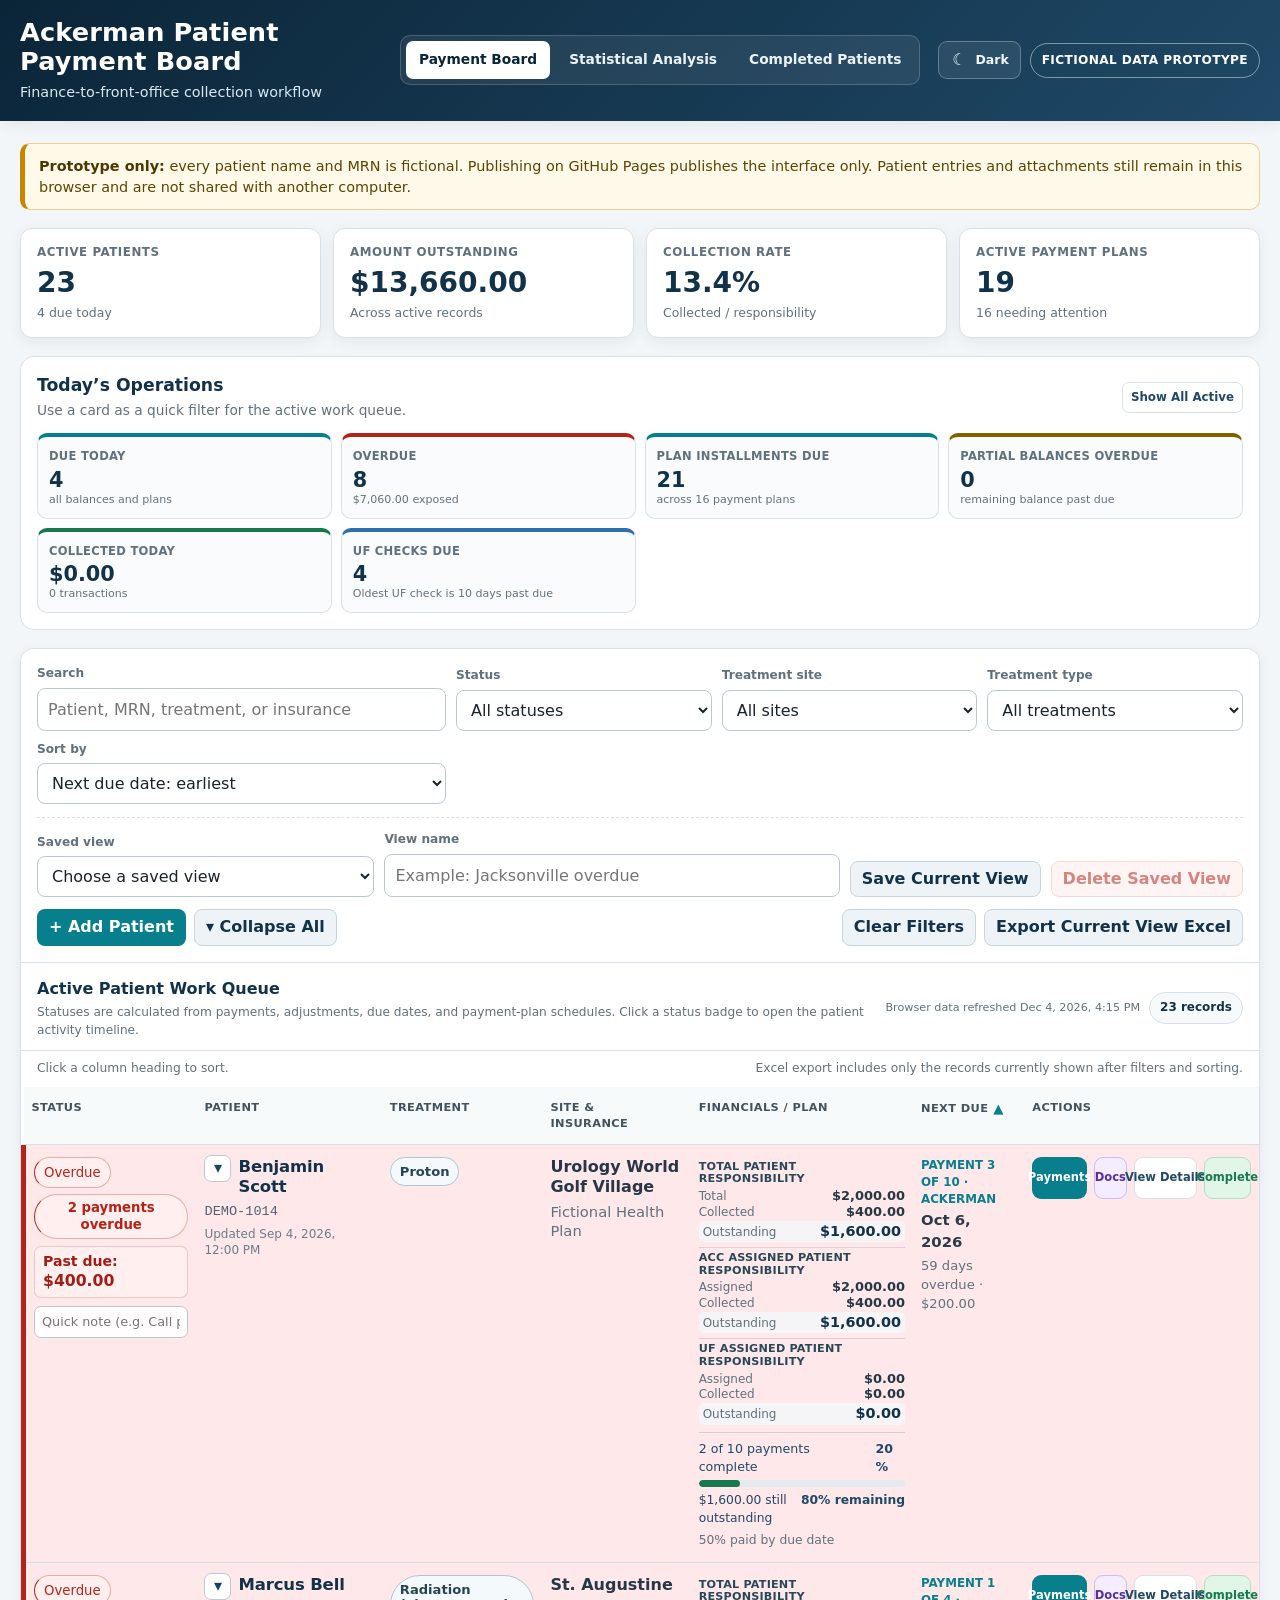
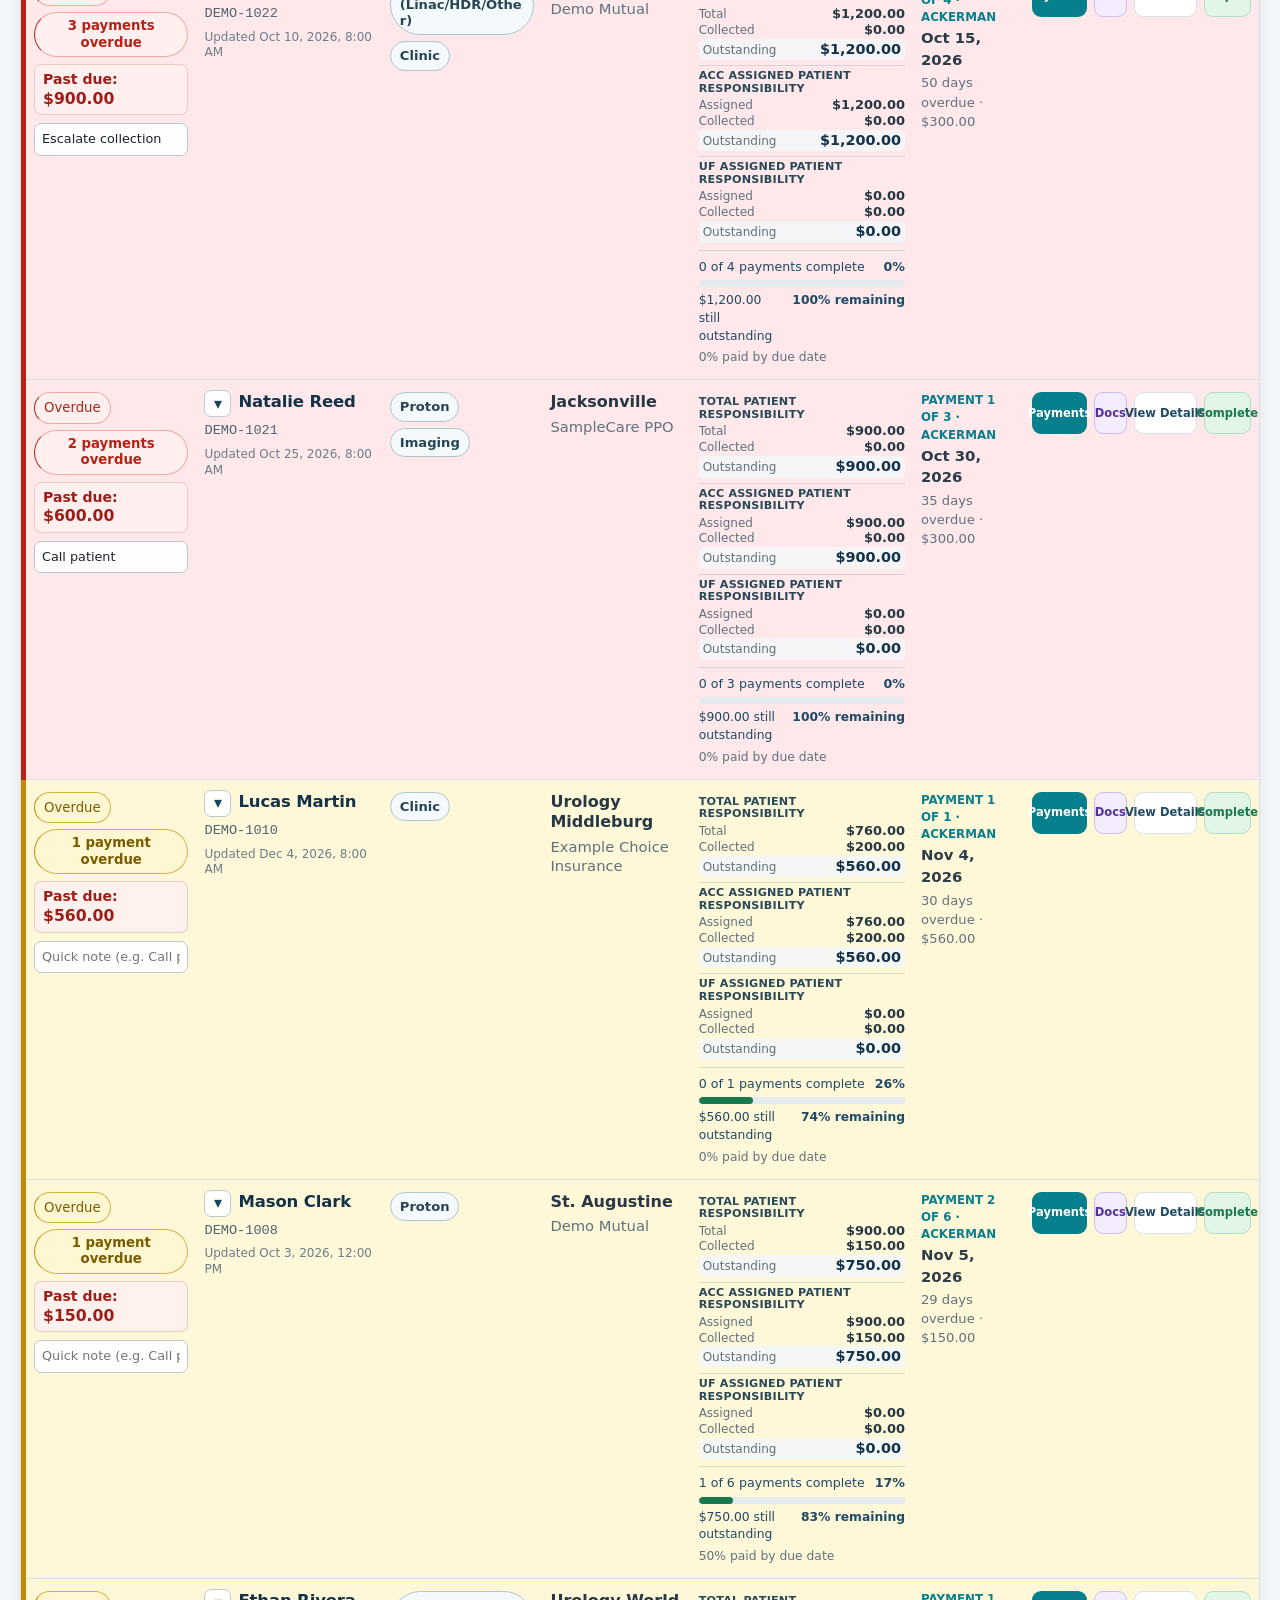
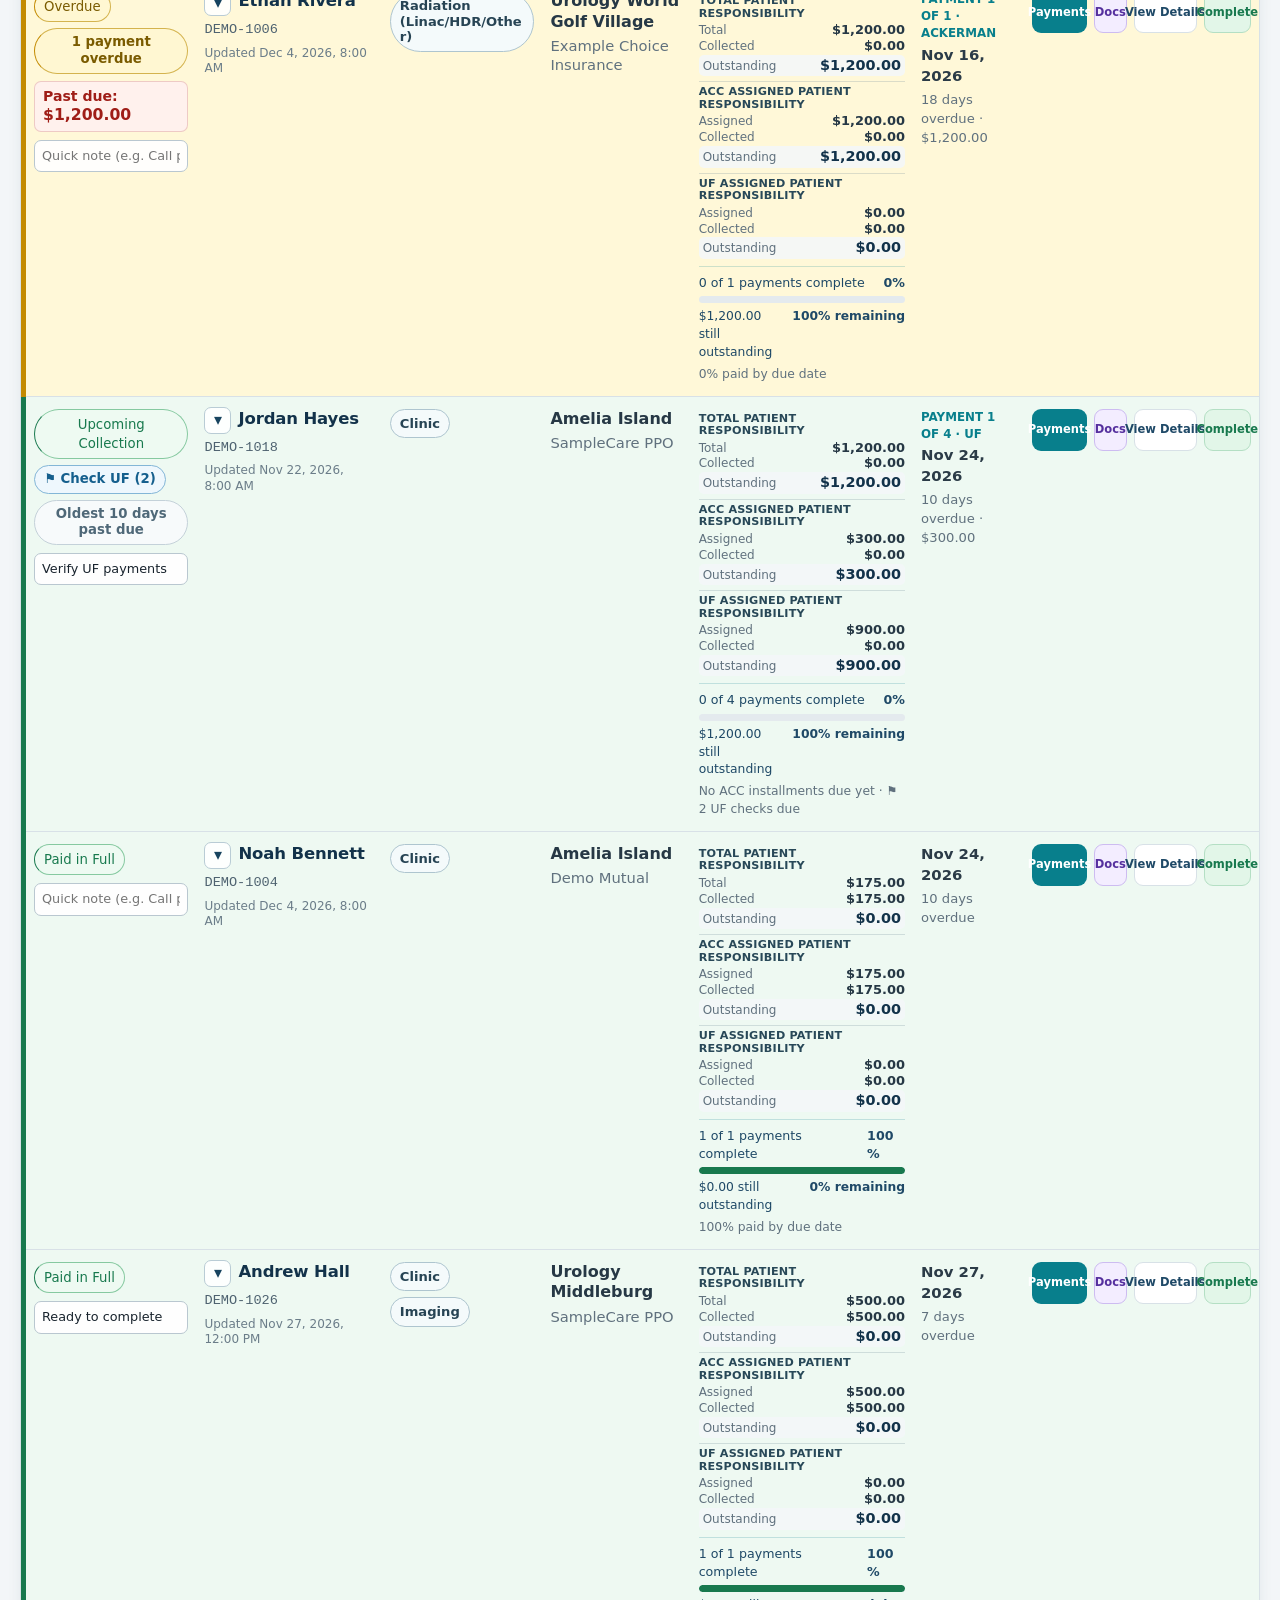
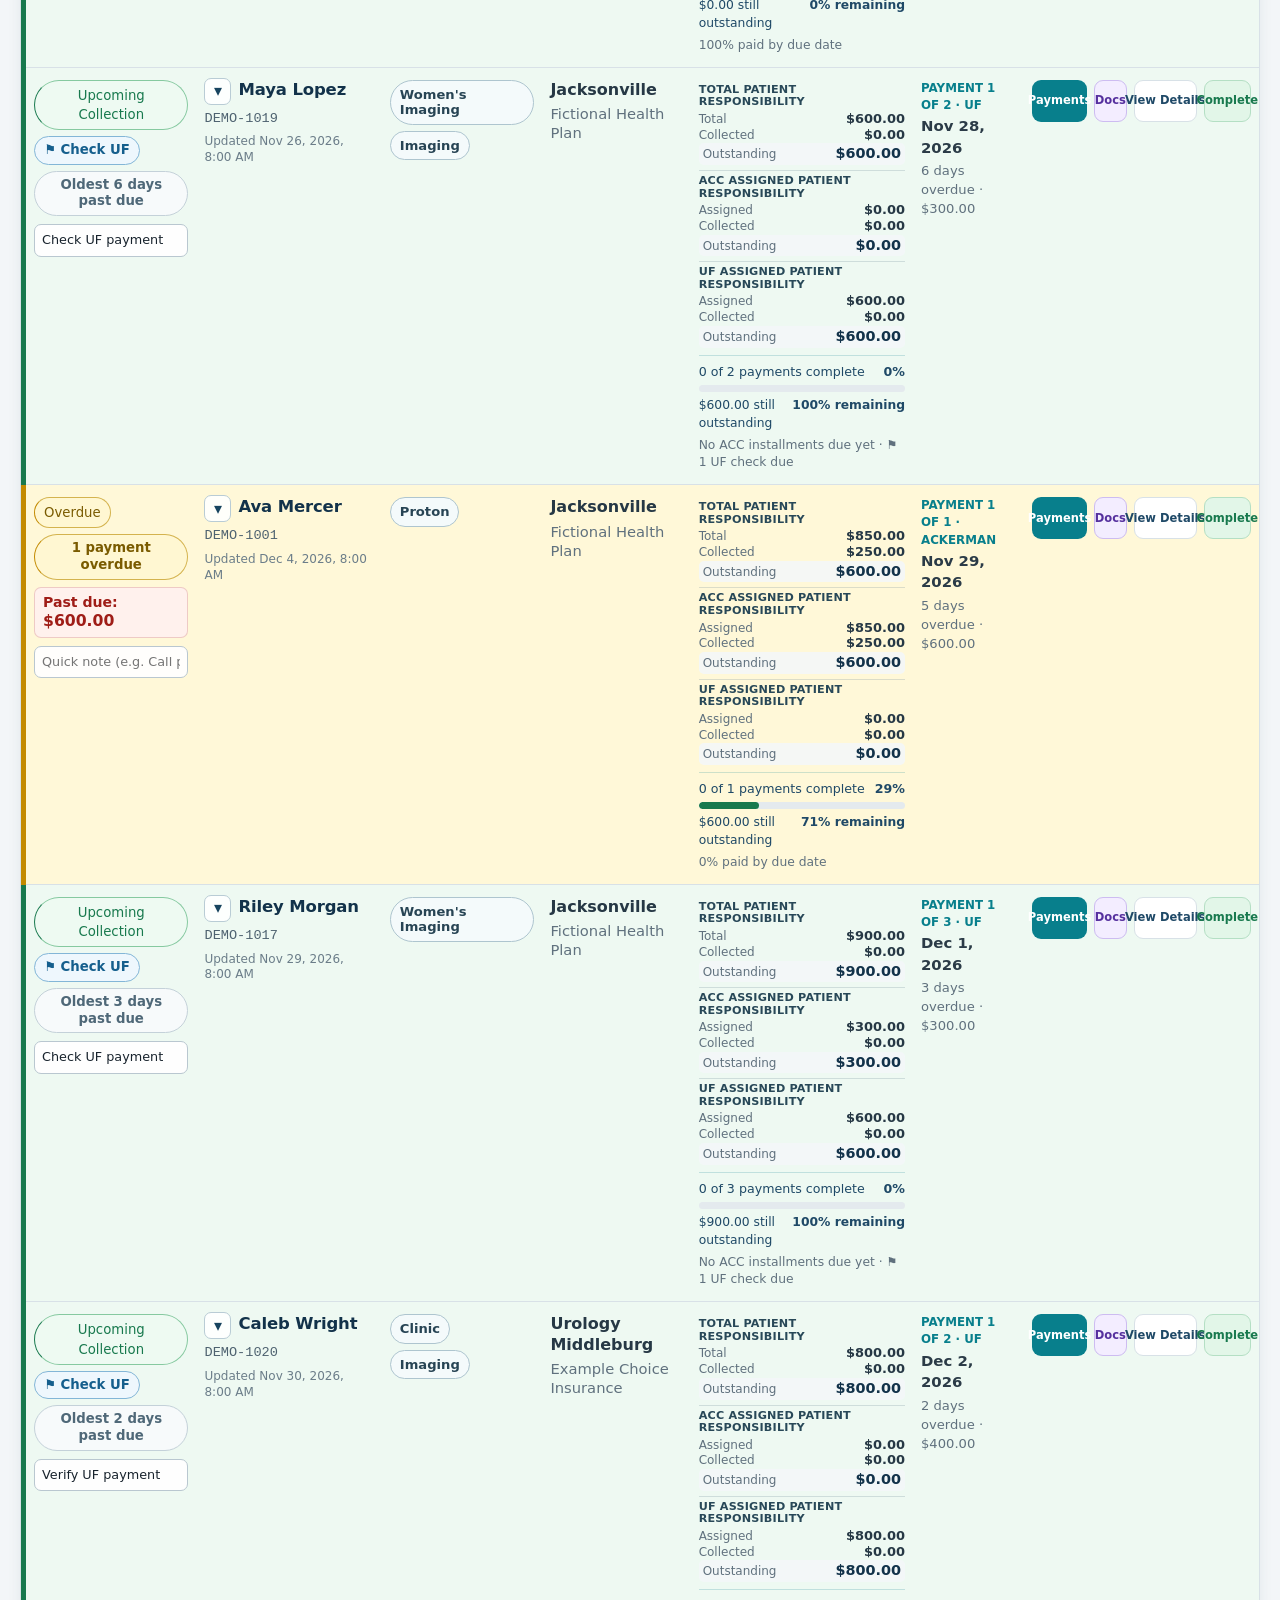
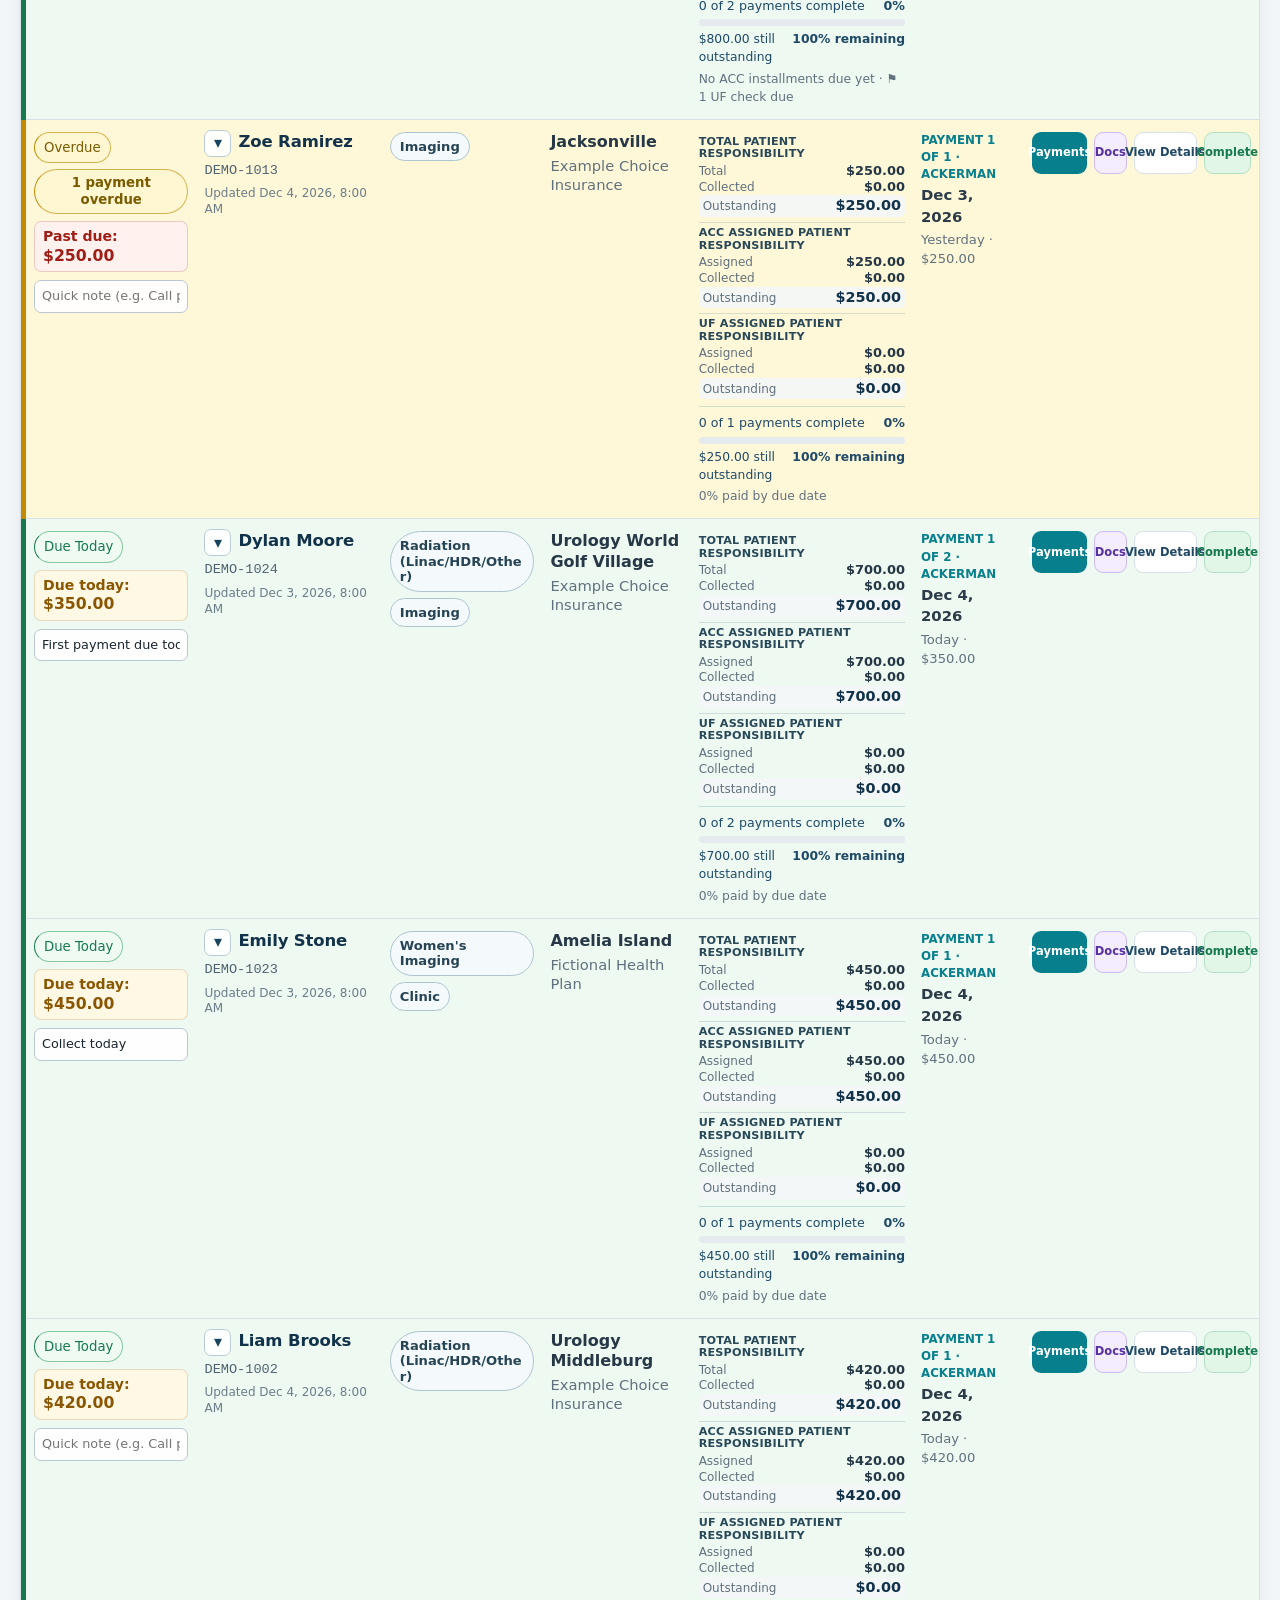
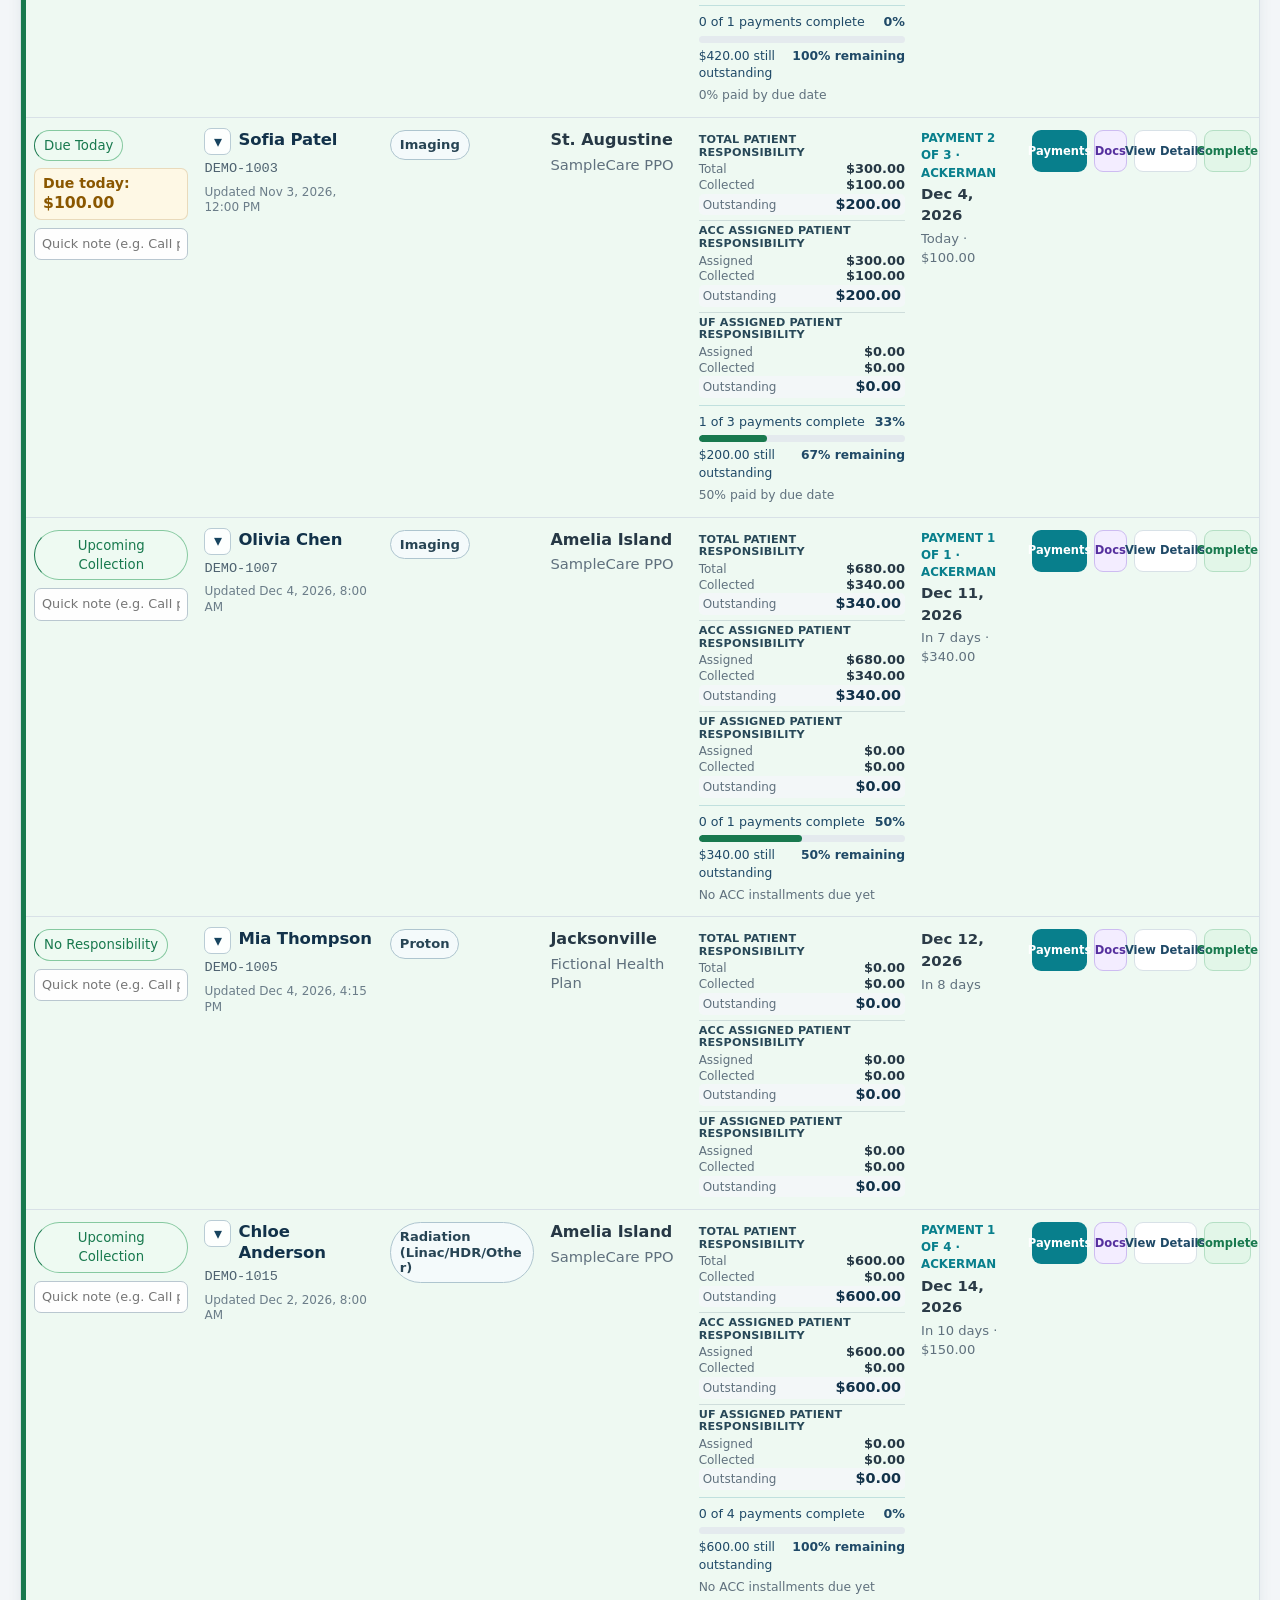
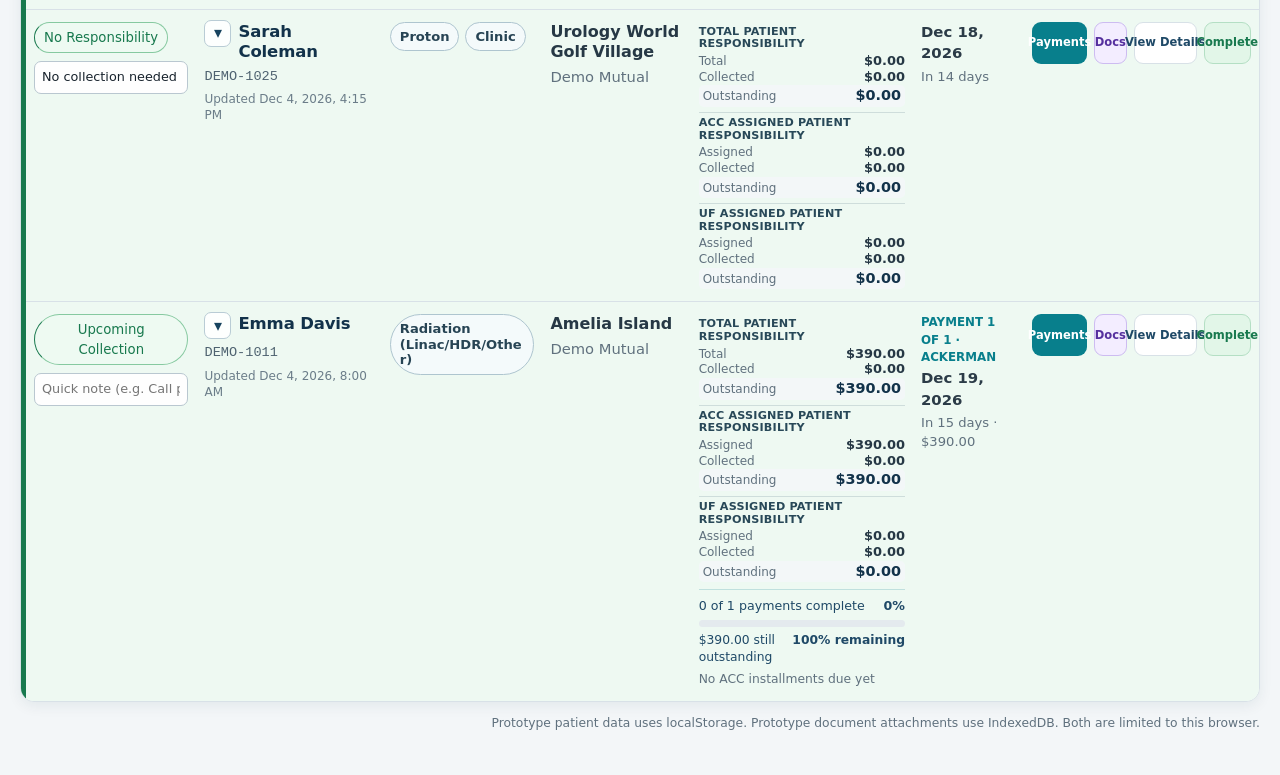
<file: index.html>
<!DOCTYPE html>
<html lang="en">
<head>
  <meta charset="UTF-8">
  <meta name="viewport" content="width=device-width, initial-scale=1.0">
  <meta name="description" content="Fictional Ackerman patient payment workflow prototype.">
  <link rel="icon" href="data:,">
  <script>
    (() => {
      try {
        const savedTheme = localStorage.getItem("ackermanColorTheme");
        if (savedTheme === "dark") {
          document.documentElement.dataset.theme = "dark";
          document.documentElement.style.colorScheme = "dark";
        }
      } catch (_) {}
    })();
  </script>
  <title>Ackerman Patient Payment Board - Prototype</title>
  <link rel="stylesheet" href="styles.css?v=2.1.7">
  <script src="theme.js?v=2.1.7" defer></script>
  <script src="data.js?v=2.1.7" defer></script>
  <script src="documents.js?v=2.1.7" defer></script>
  <script src="excel-export.js?v=2.1.7" defer></script>
  <script src="board.js?v=2.1.7" defer></script>
</head>
<body class="payment-board-page">
  <header class="app-header">
    <div class="header-inner">
      <div class="brand">
        <h1>Ackerman Patient Payment Board</h1>
        <p>Finance-to-front-office collection workflow</p>
      </div>
      <nav class="app-nav" aria-label="Application pages">
        <a class="active" href="index.html" aria-current="page">Payment Board</a>
        <a href="analytics.html">Statistical Analysis</a>
        <a href="completed.html">Completed Patients</a>
      </nav>
      <div class="header-tools">
        <button class="theme-toggle" type="button" data-theme-toggle aria-pressed="false" aria-label="Switch to dark mode" title="Switch to dark mode">
          <span class="theme-toggle-icon" data-theme-icon aria-hidden="true">☾</span>
          <span data-theme-label>Dark</span>
        </button>
        <div class="demo-chip">FICTIONAL DATA PROTOTYPE</div>
      </div>
    </div>
  </header>

  <main class="page-shell">
    <div class="notice">
      <strong>Prototype only:</strong> every patient name and MRN is fictional. Publishing on GitHub Pages publishes the interface only. Patient entries and attachments still remain in this browser and are not shared with another computer.
    </div>

    <section class="summary-grid summary-grid-four" aria-label="Payment summary">
      <article class="summary-card">
        <div class="summary-label">Active Patients</div>
        <div class="summary-value" id="activeCount">0</div>
        <div class="summary-subtext" id="activeSubtext">Open collection records</div>
      </article>
      <article class="summary-card">
        <div class="summary-label">Amount Outstanding</div>
        <div class="summary-value" id="outstandingAmount">$0</div>
        <div class="summary-subtext">Across active records</div>
      </article>
      <article class="summary-card">
        <div class="summary-label">Collection Rate</div>
        <div class="summary-value" id="collectionRate">0%</div>
        <div class="summary-subtext">Collected / responsibility</div>
      </article>
      <article class="summary-card">
        <div class="summary-label">Active Payment Plans</div>
        <div class="summary-value" id="planCount">0</div>
        <div class="summary-subtext" id="planAttention">0 needing attention</div>
      </article>
    </section>

    <section class="operations-panel" aria-labelledby="operationsHeading">
      <div class="operations-heading">
        <div>
          <h2 id="operationsHeading">Today’s Operations</h2>
          <p>Use a card as a quick filter for the active work queue.</p>
        </div>
        <button class="btn btn-ghost btn-small" id="clearQuickFilterButton" type="button">Show All Active</button>
      </div>
      <div class="operations-grid">
        <button class="operation-card" type="button" data-quick-filter="Due Today">
          <span class="operation-label">Due Today</span><strong id="opsDueToday">0</strong><small>all balances and plans</small>
        </button>
        <button class="operation-card danger" type="button" data-quick-filter="Overdue">
          <span class="operation-label">Overdue</span><strong id="opsOverdue">0</strong><small id="opsOverdueAmount">$0 exposed</small>
        </button>
        <button class="operation-card" type="button" data-quick-filter="Plan Attention">
          <span class="operation-label">Plan Installments Due</span><strong id="opsPlanAttention">0</strong><small id="opsPlanAttentionContext">across 0 payment plans</small>
        </button>
        <button class="operation-card gold" type="button" data-quick-filter="Partial Overdue">
          <span class="operation-label">Partial Balances Overdue</span><strong id="opsPartialOverdue">0</strong><small>remaining balance past due</small>
        </button>
        <button class="operation-card green" type="button" data-quick-filter="Collected Today">
          <span class="operation-label">Collected Today</span><strong id="opsCollectedToday">$0</strong><small id="opsTransactionCount">0 transactions</small>
        </button>
        <button class="operation-card blue" type="button" data-quick-filter="UF Check">
          <span class="operation-label">UF Checks Due</span><strong id="opsUfChecks">0</strong><small id="opsUfChecksContext">UF-responsible payments whose due date has passed</small>
        </button>
      </div>
    </section>

    <section class="workspace" aria-labelledby="workQueueHeading">
      <div class="toolbar">
        <div class="toolbar-grid">
          <div class="field">
            <label for="searchInput">Search</label>
            <input id="searchInput" type="search" autocomplete="off" placeholder="Patient, MRN, treatment, or insurance">
          </div>
          <div class="field">
            <label for="statusFilter">Status</label>
            <select id="statusFilter">
              <option value="all">All statuses</option>
              <option value="Overdue">Overdue</option>
              <option value="Due Today">Due Today</option>
              <option value="Overdue or Due Today">Overdue and Due Today</option>
              <option value="UF Check Due">UF Checks Due</option>
              <option value="Payment Plans">Payment Plans</option>
              <option value="Upcoming Collection">Upcoming Collections</option>
              <option value="Paid in Full">Paid in Full</option>
              <option value="No Responsibility">No Responsibility</option>
            </select>
          </div>
          <div class="field">
            <label for="locationFilter">Treatment site</label>
            <select id="locationFilter"><option value="all">All sites</option></select>
          </div>
          <div class="field">
            <label for="treatmentFilter">Treatment type</label>
            <select id="treatmentFilter"><option value="all">All treatments</option></select>
          </div>
          <div class="field">
            <label for="sortSelect">Sort by</label>
            <select id="sortSelect">
              <option value="actionDate:asc">Next due date: earliest</option>
              <option value="actionDate:desc">Next due date: latest</option>
              <option value="name:asc">Patient name: A-Z</option>
              <option value="name:desc">Patient name: Z-A</option>
              <option value="mrn:asc">MRN: A-Z</option>
              <option value="mrn:desc">MRN: Z-A</option>
              <option value="status:asc">Status: urgent first</option>
              <option value="status:desc">Status: reverse priority</option>
              <option value="ufCheckAge:desc">UF check: oldest first</option>
              <option value="ufCheckAge:asc">UF check: newest first</option>
              <option value="location:asc">Treatment site: A-Z</option>
              <option value="location:desc">Treatment site: Z-A</option>
              <option value="treatment:asc">Treatment type: A-Z</option>
              <option value="treatment:desc">Treatment type: Z-A</option>
              <option value="planProgress:asc">Plan progress: lowest</option>
              <option value="planProgress:desc">Plan progress: highest</option>
              <option value="responsibility:desc">Responsibility: highest</option>
              <option value="responsibility:asc">Responsibility: lowest</option>
              <option value="collected:desc">Collected: highest</option>
              <option value="collected:asc">Collected: lowest</option>
              <option value="owed:desc">Amount owed: highest</option>
              <option value="owed:asc">Amount owed: lowest</option>
            </select>
          </div>
        </div>

        <div class="saved-view-bar" aria-label="Saved views">
          <div class="field saved-view-select-field">
            <label for="savedViewSelect">Saved view</label>
            <select id="savedViewSelect"><option value="">Choose a saved view</option></select>
          </div>
          <div class="field saved-view-name-field">
            <label for="savedViewName">View name</label>
            <input id="savedViewName" maxlength="60" placeholder="Example: Jacksonville overdue">
          </div>
          <button class="btn btn-secondary" id="saveViewButton" type="button">Save Current View</button>
          <button class="btn btn-danger" id="deleteViewButton" type="button" disabled>Delete Saved View</button>
        </div>

        <div class="toolbar-actions">
          <div class="toolbar-actions-left">
            <button class="btn btn-primary" id="addPatientButton" type="button">+ Add Patient</button>
            <button class="btn btn-secondary" id="toggleAllRowsButton" type="button" aria-expanded="true" title="Collapse all visible patient rows">▾ Collapse All</button>
          </div>
          <div class="toolbar-actions-right">
            <button class="btn btn-secondary" id="clearFiltersButton" type="button">Clear Filters</button>
            <button class="btn btn-secondary" id="exportButton" type="button">Export Current View Excel</button>
          </div>
        </div>
      </div>

      <div class="section-title-row">
        <div>
          <h2 id="workQueueHeading">Active Patient Work Queue</h2>
          <p>Statuses are calculated from payments, adjustments, due dates, and payment-plan schedules. Click a status badge to open the patient activity timeline.</p>
        </div>
        <div class="section-title-meta">
          <span class="data-refreshed" id="boardRefreshedAt">Browser data refreshed -</span>
          <div class="record-count-badge" id="resultCount" aria-live="polite">0 records</div>
        </div>
      </div>

      <div class="table-meta">
        <span>Click a column heading to sort.</span>
        <span>Excel export includes only the records currently shown after filters and sorting.</span>
      </div>

      <div class="table-wrap">
        <table class="payment-table" aria-describedby="workQueueDescription">
          <caption class="sr-only">Active patient payment work queue</caption>
          <colgroup>
            <col style="width: 14%">
            <col style="width: 15%">
            <col style="width: 13%">
            <col style="width: 12%">
            <col style="width: 18%">
            <col style="width: 9%">
            <col style="width: 19%">
          </colgroup>
          <thead>
            <tr>
              <th scope="col"><button class="sort-button" type="button" data-sort-key="status">Status <span class="sort-indicator" aria-hidden="true"></span></button></th>
              <th scope="col"><button class="sort-button" type="button" data-sort-key="name">Patient <span class="sort-indicator" aria-hidden="true"></span></button></th>
              <th scope="col"><button class="sort-button" type="button" data-sort-key="treatment">Treatment <span class="sort-indicator" aria-hidden="true"></span></button></th>
              <th scope="col"><button class="sort-button" type="button" data-sort-key="location">Site &amp; Insurance <span class="sort-indicator" aria-hidden="true"></span></button></th>
              <th scope="col"><button class="sort-button" type="button" data-sort-key="owed">Financials / Plan <span class="sort-indicator" aria-hidden="true"></span></button></th>
              <th scope="col"><button class="sort-button" type="button" data-sort-key="actionDate">Next Due <span class="sort-indicator" aria-hidden="true"></span></button></th>
              <th scope="col">Actions</th>
            </tr>
          </thead>
          <tbody id="patientTableBody"></tbody>
        </table>
        <div class="empty-state" id="emptyState" hidden>
          <strong>No matching active records</strong>
          Change the filters or add a fictional patient.
        </div>
      </div>
      <p class="sr-only" id="workQueueDescription">The table combines related fields so the page fits without horizontal scrolling.</p>
    </section>

    <div class="footer-note">Prototype patient data uses localStorage. Prototype document attachments use IndexedDB. Both are limited to this browser.</div>
  </main>

  <dialog id="patientDialog" class="wide-dialog">
    <form id="patientForm" method="dialog">
      <div class="modal-header">
        <div>
          <h2 id="patientDialogTitle">Add Patient</h2>
          <p>Enter fictional prototype information only.</p>
        </div>
      </div>
      <div class="modal-body">
        <input type="hidden" id="patientId">
        <input type="hidden" id="planOpeningCollected" value="0">
        <div class="form-grid">
          <div class="field">
            <label for="patientName">Patient name</label>
            <input id="patientName" required maxlength="100" placeholder="Fictional name only">
          </div>
          <div class="field">
            <label for="patientMrn">MRN</label>
            <input id="patientMrn" required maxlength="30" placeholder="DEMO-1017">
          </div>
          <div class="field">
            <label for="patientLocation">Treatment site</label>
            <select id="patientLocation" required>
              <option>Jacksonville</option>
              <option>Amelia Island</option>
              <option>St. Augustine</option>
              <option>Urology World Golf Village</option>
              <option>Urology Middleburg</option>
            </select>
          </div>
          <div class="field full">
            <label>Treatment flags</label>
            <div class="treatment-flag-picker" id="patientTreatmentFlags" role="group" aria-label="Treatment flags">
              <label><input type="checkbox" name="patientTreatmentFlag" value="Proton"> <span>Proton</span></label>
              <label><input type="checkbox" name="patientTreatmentFlag" value="Radiation (Linac/HDR/Other)"> <span>Radiation (Linac/HDR/Other)</span></label>
              <label><input type="checkbox" name="patientTreatmentFlag" value="Imaging"> <span>Imaging</span></label>
              <label><input type="checkbox" name="patientTreatmentFlag" value="Clinic"> <span>Clinic</span></label>
              <label><input type="checkbox" name="patientTreatmentFlag" value="Women's Imaging"> <span>Women's Imaging</span></label>
            </div>
            <span class="field-hint">Select every treatment category that applies. Most patients may have more than one.</span>
          </div>
          <div class="field">
            <label for="patientInsurance">Insurance</label>
            <input id="patientInsurance" required maxlength="100" placeholder="Example Insurance">
          </div>
          <div class="field">
            <label for="patientResponsibility">Patient responsibility</label>
            <input id="patientResponsibility" type="number" min="0" step="0.01" required>
          </div>
          <input id="patientCollected" type="hidden" value="0">
          <div class="field">
            <label for="patientDate">Collection date</label>
            <input id="patientDate" type="date" required>
            <span class="field-hint" id="collectionDateHint">For payment plans, this follows the first scheduled payment.</span>
          </div>
          <div class="field">
            <label for="patientArrangement">Account arrangement</label>
            <select id="patientArrangement" required>
              <option value="Payment Plan">Payment Plan</option>
              <option value="No Responsibility">No Payment Responsibility</option>
            </select>
            <span class="field-hint">Every account is either a Payment Plan or No Payment Responsibility. A one-payment account is still a Payment Plan.</span>
          </div>
          <div class="field">
            <label for="patientStatusNote">Status / action note</label>
            <input id="patientStatusNote" maxlength="120" placeholder="Example: Call patient">
            <span class="field-hint">This appears directly under the patient's status and can also be edited from the board.</span>
          </div>
          <div class="field" id="noResponsibilityReasonField" hidden>
            <label for="noResponsibilityReason">No-responsibility reason</label>
            <input id="noResponsibilityReason" maxlength="200" placeholder="Required reason">
          </div>

          <section class="payment-plan-editor full" id="paymentPlanSection" hidden aria-labelledby="paymentPlanHeading">
            <div class="plan-editor-header">
              <div>
                <h3 id="paymentPlanHeading">Payment Plan Schedule</h3>
                <p>Generate a starting schedule with 1–24 payments, then manually edit any due date, amount, or responsibility assignment. A one-payment plan is still a payment plan.</p>
              </div>
              <span class="status-pill health-green">Payment Plan</span>
            </div>

            <div class="plan-config-grid extended">
              <div class="field">
                <label for="planInstallmentCount">Number of payments</label>
                <input id="planInstallmentCount" type="number" min="1" max="24" step="1" value="1">
              </div>
              <div class="field">
                <label for="planFirstDueDate">First due date</label>
                <input id="planFirstDueDate" type="date">
              </div>
              <div class="field">
                <label for="planFrequency">Generate dates</label>
                <select id="planFrequency">
                  <option value="monthly">Monthly</option>
                  <option value="biweekly">Every 2 weeks</option>
                  <option value="weekly">Weekly</option>
                  <option value="quarterly">Every 3 months</option>
                </select>
              </div>
              <div class="plan-config-actions build-schedule-action">
                <button class="btn btn-primary btn-build-schedule" id="buildPlanButton" type="button">Build / Generate Payment Schedule</button>
              </div>
            </div>

            <div class="plan-target-note" id="planTargetNote">Schedule target: $0.00</div>
            <div class="plan-schedule-wrap">
              <table class="plan-schedule-table">
                <thead><tr><th>Payment</th><th>Due date</th><th>Amount</th><th>Progress</th><th>Responsibility</th></tr></thead>
                <tbody id="planScheduleBody"></tbody>
              </table>
              <div class="plan-schedule-empty" id="planScheduleEmpty">Build the schedule to add installment due dates.</div>
            </div>
            <div class="plan-total-row" id="planScheduleSummary"></div>
          </section>

          <div class="field full">
            <label for="patientNotes">Finance note</label>
            <textarea id="patientNotes" rows="3" maxlength="1000" placeholder="Optional collection instructions"></textarea>
          </div>
          <div class="form-callout">Amount still owed is calculated from the financial ledger. Payment-plan due dates and amounts are intentionally manual; the schedule total is shown for reference but does not block saving.</div>
        </div>
      </div>
      <div class="modal-footer">
        <button class="btn btn-secondary" type="button" data-close="patientDialog">Cancel</button>
        <button class="btn btn-primary" type="submit">Save Patient</button>
      </div>
    </form>
  </dialog>

  <dialog id="paymentsDialog" class="wide-dialog payments-workspace-dialog">
    <div class="modal-header">
      <div>
        <h2 id="paymentsTitle">Payments</h2>
        <p id="paymentsSubtitle">Edit the assigned schedule and record ACC or UF payments.</p>
      </div>
      <button class="icon-button" type="button" data-close="paymentsDialog" aria-label="Close">&times;</button>
    </div>
    <div class="modal-body">
      <div id="paymentsFinancialSummary"></div>

      <section class="detail-section payment-workspace-section">
        <div class="detail-section-heading">
          <div>
            <h3>Payment Schedule</h3>
            <p>Assigned amounts remain unchanged when an actual collection differs. Edit the schedule only when Finance intentionally changes the assignment.</p>
          </div>
          <div class="modal-footer-group">
            <button class="btn btn-secondary btn-small" id="addScheduledPaymentButton" type="button">+ Add Scheduled Payment</button>
            <button class="btn btn-primary btn-small" id="savePaymentScheduleButton" type="button">Save Schedule</button>
          </div>
        </div>
        <div class="history-wrap">
          <table class="history-table payments-schedule-table">
            <thead><tr><th>#</th><th>Due date</th><th>Assigned amount</th><th>Assigned to</th><th>Collected</th><th>Outstanding</th><th>Status</th><th>Action</th></tr></thead>
            <tbody id="paymentsScheduleBody"></tbody>
          </table>
        </div>
        <div class="plan-total-row manual" id="paymentsScheduleSummary"></div>
      </section>

      <section class="detail-section payment-workspace-section">
        <div class="detail-section-heading">
          <div>
            <h3>Payment Ledger</h3>
            <p>The ledger records what actually happened. Corrections create separate reversal/refund entries so the history stays auditable.</p>
          </div>
        </div>
        <div id="paymentsLedger"></div>
      </section>
    </div>
    <div class="modal-footer split">
      <div class="modal-footer-group">
        <button class="btn btn-secondary" id="paymentsAdjustmentButton" type="button">Financial Adjustment</button>
      </div>
      <div class="modal-footer-group">
        <button class="btn btn-ghost" type="button" data-close="paymentsDialog">Close</button>
      </div>
    </div>
  </dialog>

  <dialog id="paymentDialog">
    <form id="paymentForm" method="dialog">
      <div class="modal-header">
        <div>
          <h2>Record Payment</h2>
          <p>Record the actual amount collected against this scheduled ACC or UF payment.</p>
        </div>
        <button class="icon-button" type="button" data-close="paymentDialog" aria-label="Close">&times;</button>
      </div>
      <div class="modal-body">
        <input type="hidden" id="paymentPatientId">
        <input type="hidden" id="paymentInstallmentId">
        <input type="hidden" id="paymentResponsibilityParty">
        <div class="payment-summary payment-summary-six">
          <div class="mini-card"><span>Patient</span><strong id="paymentPatientName">-</strong></div>
          <div class="mini-card"><span>MRN</span><strong id="paymentPatientMrn">-</strong></div>
          <div class="mini-card"><span>Assigned to</span><strong id="paymentAssignedParty">-</strong></div>
          <div class="mini-card"><span>Scheduled amount</span><strong id="paymentScheduledAmount">$0</strong></div>
          <div class="mini-card"><span>Already collected</span><strong id="paymentAlreadyCollected">$0</strong></div>
          <div class="mini-card"><span>Scheduled outstanding</span><strong id="paymentBalance">$0</strong></div>
        </div>
        <div class="plan-payment-context" id="paymentPlanContext"></div>
        <div class="form-grid">
          <div class="field">
            <label for="paymentAmount">Collected amount</label>
            <input id="paymentAmount" type="number" min="0.01" step="0.01" required>
            <span class="field-hint">The recorded amount may differ from the assigned amount. The assigned schedule is not changed automatically.</span>
          </div>
          <div class="field">
            <label for="paymentUsername">Username / staff member</label>
            <input id="paymentUsername" maxlength="100" required placeholder="Example: Front Desk - Jane">
          </div>
          <div class="field">
            <label for="paymentOfficeSite">Office site</label>
            <select id="paymentOfficeSite" required>
              <option>ACC Mandarin</option>
              <option>ACC Amelia Island</option>
              <option>ACC St. Augustine</option>
              <option>Urology World Golf Village</option>
              <option>Urology Middleburg</option>
              <option>Other</option>
            </select>
          </div>
          <div class="field">
            <label for="paymentMethod">Payment method</label>
            <select id="paymentMethod" required>
              <option>Credit/Debit Card</option>
              <option>Check</option>
              <option>Cash</option>
              <option>ACH</option>
              <option>Online Portal</option>
              <option>Other</option>
            </select>
          </div>
          <div class="field">
            <label for="paymentDate">Collection date</label>
            <input id="paymentDate" type="date" required>
          </div>
          <div class="field full">
            <label for="paymentNote">Note</label>
            <textarea id="paymentNote" rows="3" maxlength="500" placeholder="Optional note"></textarea>
          </div>
        </div>
      </div>
      <div class="modal-footer">
        <button class="btn btn-secondary" type="button" data-close="paymentDialog">Cancel</button>
        <button class="btn btn-primary" type="submit">Submit Payment Record</button>
      </div>
    </form>
  </dialog>

  <dialog id="detailsDialog" class="wide-dialog">
    <div class="modal-header">
      <div>
        <h2 id="detailsTitle">Patient Details</h2>
        <p id="detailsSubtitle">-</p>
      </div>
      <button class="icon-button" type="button" data-close="detailsDialog" aria-label="Close">&times;</button>
    </div>
    <div class="modal-body" id="detailsBody"></div>
    <div class="modal-footer">
      <button class="btn btn-secondary" id="detailsPrintButton" type="button">Print Summary</button>
      <button class="btn btn-ghost" type="button" data-close="detailsDialog">Close</button>
    </div>
  </dialog>


  <dialog id="completionDialog">
    <form id="completionForm" method="dialog">
      <div class="modal-header">
        <div>
          <h2>Complete Patient</h2>
          <p id="completionPatientLabel">Choose why this patient is leaving the active work queue.</p>
        </div>
      </div>
      <div class="modal-body">
        <input type="hidden" id="completionPatientId">
        <div class="completion-balance-callout" id="completionBalanceCallout"></div>
        <div class="form-grid">
          <div class="field full">
            <label for="completionReason">Completion reason</label>
            <select id="completionReason" required>
              <option value="">Choose a reason</option>
              <option>Treatment completed</option>
              <option>Patient cancelled treatment</option>
              <option>Patient deceased</option>
              <option>Transferred / referred elsewhere</option>
              <option>Administrative closure</option>
              <option>Other</option>
            </select>
          </div>
          <div class="field full">
            <label for="completionNote">Completion note</label>
            <textarea id="completionNote" rows="3" maxlength="500" placeholder="Optional additional detail"></textarea>
          </div>
        </div>
      </div>
      <div class="modal-footer">
        <button class="btn btn-secondary" type="button" id="cancelCompletionButton">Cancel</button>
        <button class="btn btn-success" type="submit">Complete &amp; Archive</button>
      </div>
    </form>
  </dialog>

  <dialog id="adjustmentDialog">
    <form id="adjustmentForm" method="dialog">
      <div class="modal-header"><div><h2>Record Financial Adjustment</h2><p id="adjustmentPatientLabel">-</p></div><button class="icon-button" type="button" data-close="adjustmentDialog" aria-label="Close">&times;</button></div>
      <div class="modal-body">
        <input type="hidden" id="adjustmentPatientId">
        <div class="payment-summary"><div class="mini-card"><span>Current balance</span><strong id="adjustmentBalance">$0</strong></div><div class="mini-card"><span>Existing adjustments</span><strong id="adjustmentExisting">$0</strong></div><div class="mini-card"><span>After adjustment</span><strong id="adjustmentAfter">$0</strong></div></div>
        <div class="form-grid">
          <div class="field"><label for="adjustmentType">Adjustment type</label><select id="adjustmentType"><option>Adjustment</option><option>Write-off</option><option>Financial Assistance</option><option>Insurance Reallocation</option></select></div>
          <div class="field"><label for="adjustmentAmount">Amount</label><input id="adjustmentAmount" type="number" min="0.01" step="0.01" required></div>
          <div class="field"><label for="adjustmentDate">Date</label><input id="adjustmentDate" type="date" required></div>
          <div class="field full"><label for="adjustmentNote">Reason</label><textarea id="adjustmentNote" rows="3" maxlength="1000" required placeholder="A reason is required for every adjustment"></textarea></div>
        </div>
      </div>
      <div class="modal-footer"><button class="btn btn-secondary" type="button" data-close="adjustmentDialog">Cancel</button><button class="btn btn-primary" type="submit">Save Adjustment</button></div>
    </form>
  </dialog>

  <dialog id="transactionDialog">
    <form id="transactionForm" method="dialog">
      <div class="modal-header"><div><h2>Correct Payment Transaction</h2><p id="transactionPatientLabel">-</p></div><button class="icon-button" type="button" data-close="transactionDialog" aria-label="Close">&times;</button></div>
      <div class="modal-body">
        <input type="hidden" id="transactionPatientId"><input type="hidden" id="transactionId">
        <div class="payment-summary"><div class="mini-card"><span>Original payment</span><strong id="transactionOriginal">$0</strong></div><div class="mini-card"><span>Available to reverse</span><strong id="transactionAvailable">$0</strong></div><div class="mini-card"><span>Current balance</span><strong id="transactionBalance">$0</strong></div></div>
        <div class="form-grid">
          <div class="field"><label for="transactionAction">Action</label><select id="transactionAction"><option value="Reversal">Reverse payment</option><option value="Refund">Refund payment</option><option value="Correction">Correct and replace payment</option></select></div>
          <div class="field"><label for="transactionAmount">Amount to reverse/refund</label><input id="transactionAmount" type="number" min="0.01" step="0.01" required></div>
          <div class="field"><label for="transactionDate">Effective date</label><input id="transactionDate" type="date" required></div>
          <div class="field correction-field" hidden><label for="correctedAmount">Corrected payment amount</label><input id="correctedAmount" type="number" min="0.01" step="0.01"></div>
          <div class="field correction-field" hidden><label for="correctedMethod">Corrected method</label><select id="correctedMethod"><option>Credit/Debit Card</option><option>Check</option><option>Cash</option><option>Online Portal</option><option>Other</option></select></div>
          <div class="field full"><label for="transactionReason">Reason</label><textarea id="transactionReason" rows="3" maxlength="1000" required placeholder="Explain why the payment is being reversed, refunded, or corrected"></textarea></div>
        </div>
      </div>
      <div class="modal-footer"><button class="btn btn-secondary" type="button" data-close="transactionDialog">Cancel</button><button class="btn btn-danger" type="submit">Save Financial Correction</button></div>
    </form>
  </dialog>

  <div class="toast-region" id="toastRegion" aria-live="polite" aria-atomic="true"></div>
</body>
</html>
</file>
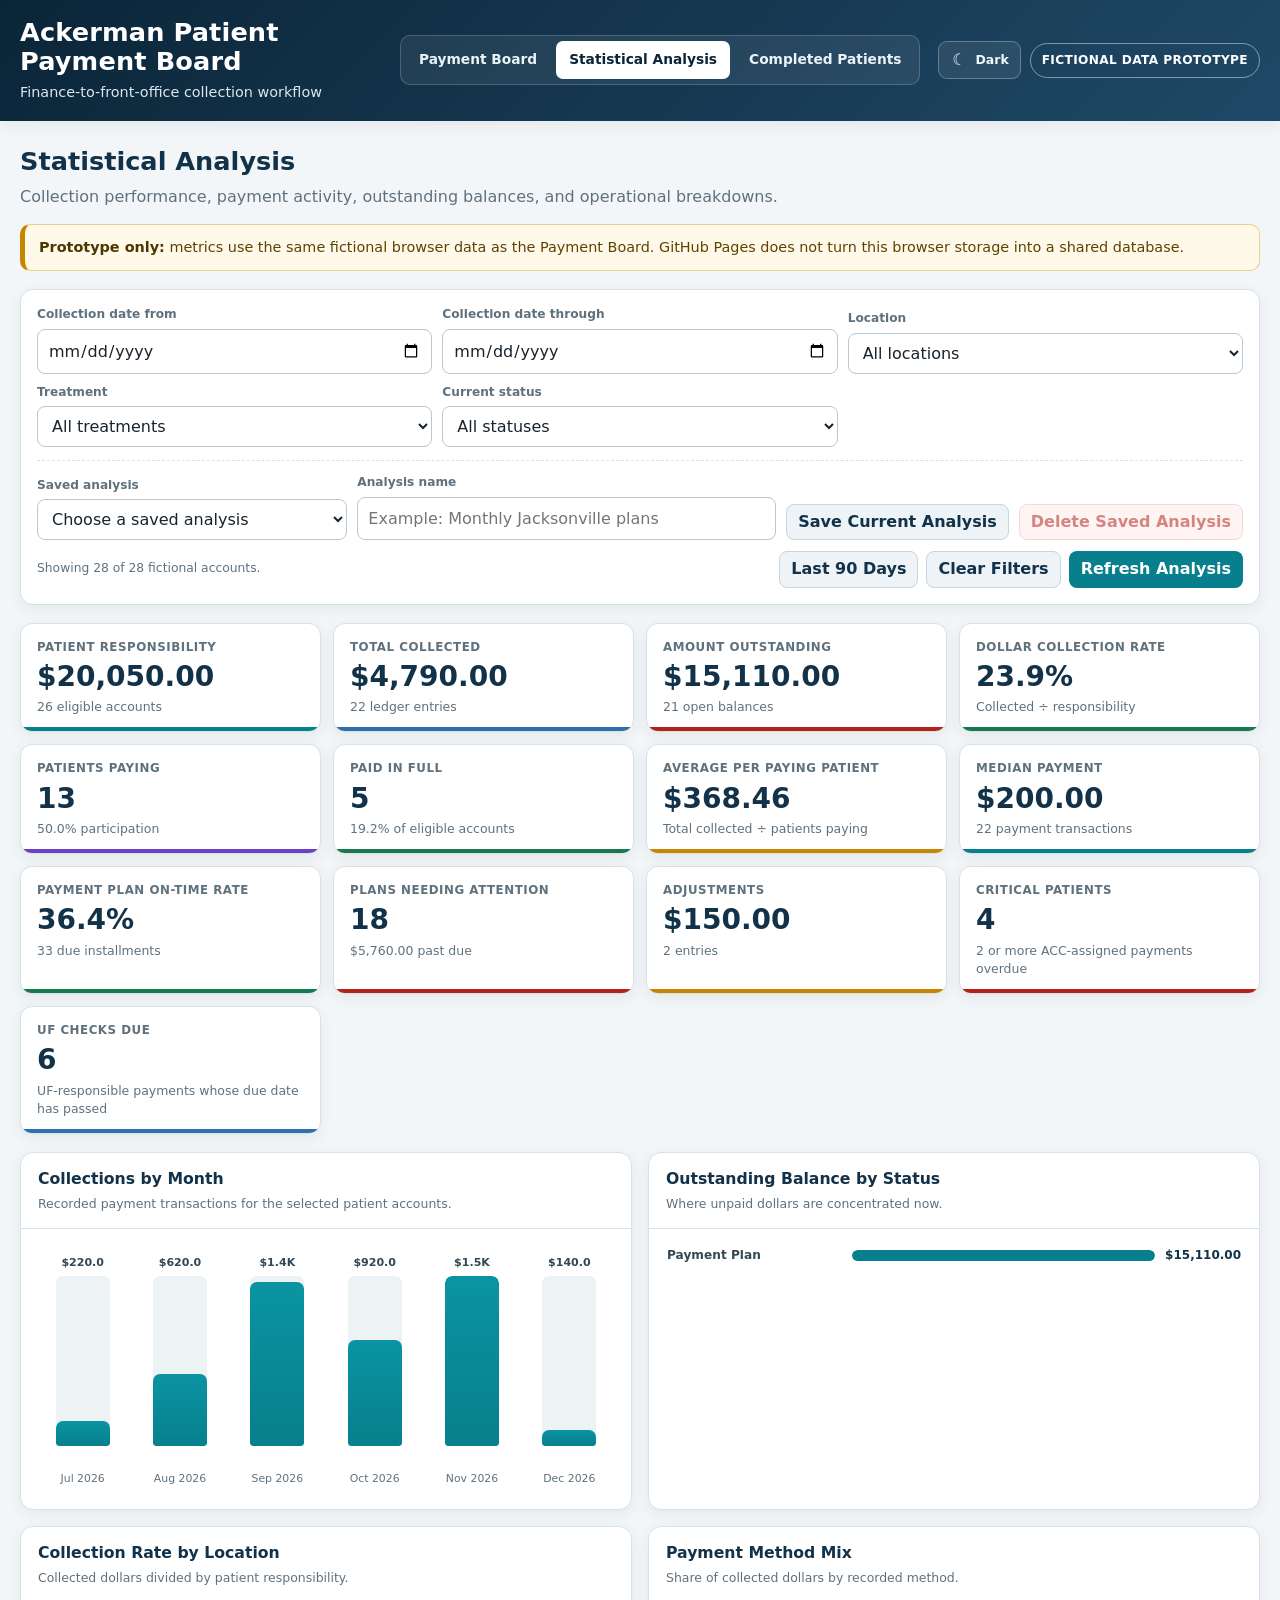
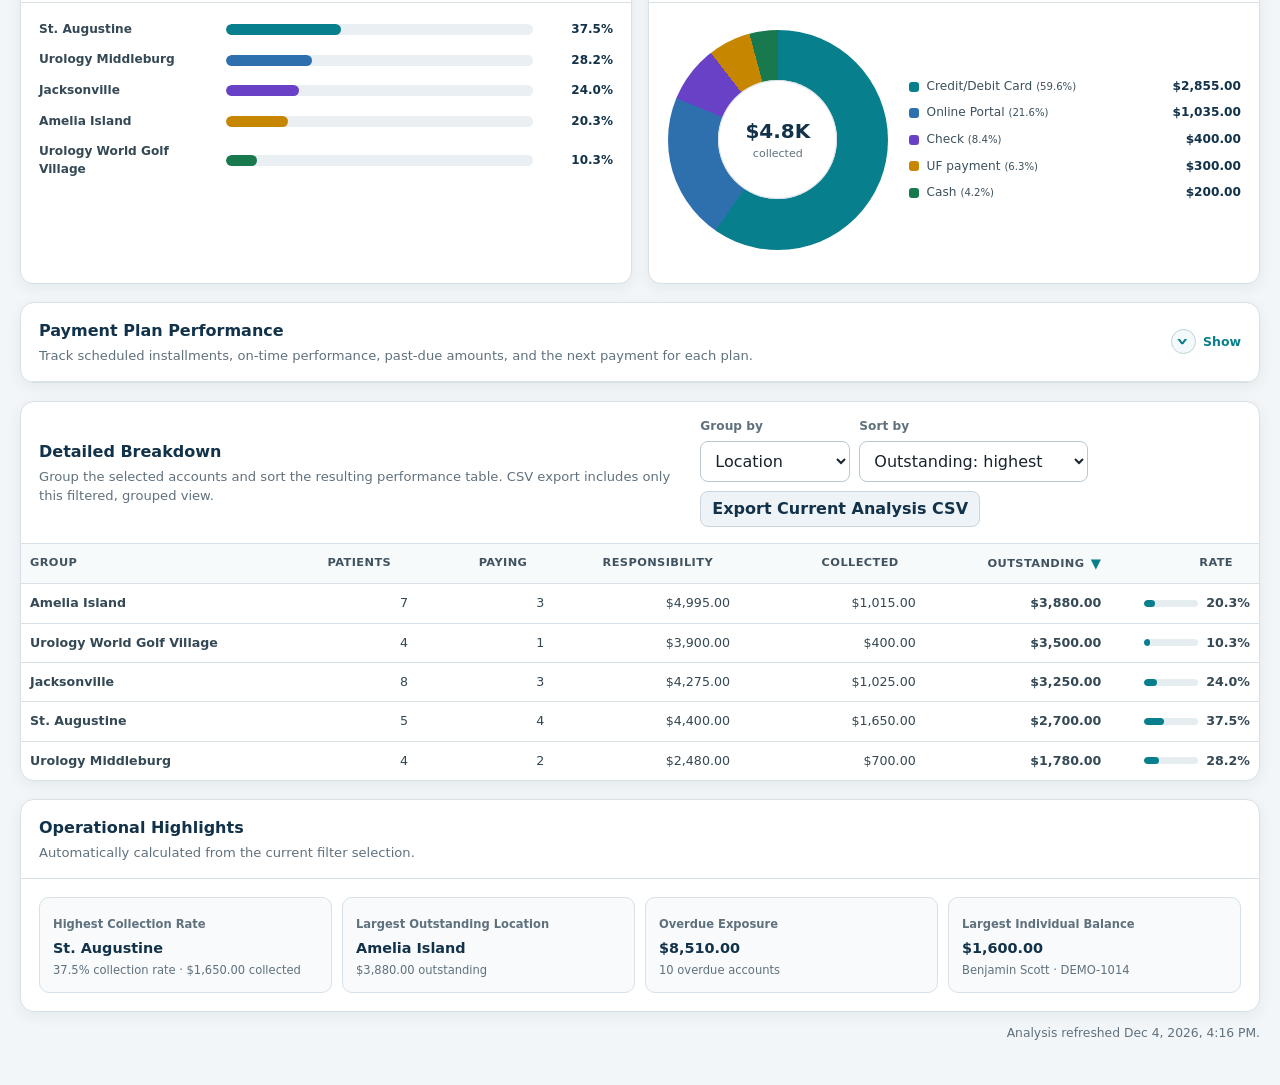
<file: analytics.html>
<!DOCTYPE html>
<html lang="en">
<head>
  <meta charset="UTF-8">
  <meta name="viewport" content="width=device-width, initial-scale=1.0">
  <meta name="description" content="Statistical analysis for the fictional Ackerman patient payment prototype.">
  <link rel="icon" href="data:,">
  <script>
    (() => {
      try {
        const savedTheme = localStorage.getItem("ackermanColorTheme");
        if (savedTheme === "dark") {
          document.documentElement.dataset.theme = "dark";
          document.documentElement.style.colorScheme = "dark";
        }
      } catch (_) {}
    })();
  </script>
  <title>Ackerman Payment Statistical Analysis - Prototype</title>
  <link rel="stylesheet" href="styles.css?v=2.1.7">
  <script src="theme.js?v=2.1.7" defer></script>
  <script src="data.js?v=2.1.7" defer></script>
  <script src="analytics.js?v=2.1.7" defer></script>
</head>
<body>
  <header class="app-header">
    <div class="header-inner">
      <div class="brand">
        <h1>Ackerman Patient Payment Board</h1>
        <p>Finance-to-front-office collection workflow</p>
      </div>
      <nav class="app-nav" aria-label="Application pages">
        <a href="index.html">Payment Board</a>
        <a class="active" href="analytics.html" aria-current="page">Statistical Analysis</a>
        <a href="completed.html">Completed Patients</a>
      </nav>
      <div class="header-tools">
        <button class="theme-toggle" type="button" data-theme-toggle aria-pressed="false" aria-label="Switch to dark mode" title="Switch to dark mode">
          <span class="theme-toggle-icon" data-theme-icon aria-hidden="true">☾</span>
          <span data-theme-label>Dark</span>
        </button>
        <div class="demo-chip">FICTIONAL DATA PROTOTYPE</div>
      </div>
    </div>
  </header>

  <main class="page-shell">
    <div class="page-heading">
      <div>
        <h2>Statistical Analysis</h2>
        <p>Collection performance, payment activity, outstanding balances, and operational breakdowns.</p>
      </div>
    </div>

    <div class="notice">
      <strong>Prototype only:</strong> metrics use the same fictional browser data as the Payment Board. GitHub Pages does not turn this browser storage into a shared database.
    </div>

    <section class="analytics-filter-panel" aria-label="Analysis filters">
      <div class="analytics-filter-grid">
        <div class="field">
          <label for="fromDate">Collection date from</label>
          <input id="fromDate" type="date">
        </div>
        <div class="field">
          <label for="toDate">Collection date through</label>
          <input id="toDate" type="date">
        </div>
        <div class="field">
          <label for="analyticsLocationFilter">Location</label>
          <select id="analyticsLocationFilter">
            <option value="all">All locations</option>
          </select>
        </div>
        <div class="field">
          <label for="analyticsTreatmentFilter">Treatment</label>
          <select id="analyticsTreatmentFilter">
            <option value="all">All treatments</option>
          </select>
        </div>
        <div class="field">
          <label for="analyticsStatusFilter">Current status</label>
          <select id="analyticsStatusFilter">
            <option value="all">All statuses</option>
            <option value="Overdue">Overdue</option>
            <option value="Due Today">Due Today</option>
            <option value="UF Check Due">UF Checks Due</option>
            <option value="Upcoming Collection">Upcoming Collection</option>
            <option value="Partially Paid">All Partially Paid</option>
            <option value="Partial Overdue">Partially Paid - Overdue</option>
            <option value="Partial Due Today">Partially Paid - Due Today</option>
            <option value="Payment Plan">All Payment Plans</option>
            <option value="Plan Overdue">Payment Plan - Overdue</option>
            <option value="Plan Due Today">Payment Plan - Due Today</option>
            <option value="Plan On Schedule">Payment Plan - On Track</option>
            <option value="Paid in Full">Paid in Full</option>
            <option value="No Responsibility">No Responsibility</option>
          </select>
        </div>
      </div>
      <div class="saved-view-bar analytics-saved-views" aria-label="Saved analysis views">
        <div class="field"><label for="analyticsSavedViewSelect">Saved analysis</label><select id="analyticsSavedViewSelect"><option value="">Choose a saved analysis</option></select></div>
        <div class="field"><label for="analyticsSavedViewName">Analysis name</label><input id="analyticsSavedViewName" maxlength="60" placeholder="Example: Monthly Jacksonville plans"></div>
        <button class="btn btn-secondary" id="saveAnalyticsViewButton" type="button">Save Current Analysis</button>
        <button class="btn btn-danger" id="deleteAnalyticsViewButton" type="button" disabled>Delete Saved Analysis</button>
      </div>
      <div class="analytics-filter-footer">
        <div class="filter-context" id="filterContext" aria-live="polite">Showing all fictional patient accounts.</div>
        <div class="toolbar-actions-right">
          <button class="btn btn-secondary" id="last90Button" type="button">Last 90 Days</button>
          <button class="btn btn-secondary" id="clearAnalyticsFilters" type="button">Clear Filters</button>
          <button class="btn btn-primary" id="refreshAnalytics" type="button">Refresh Analysis</button>
        </div>
      </div>
    </section>

    <section class="kpi-grid" aria-label="Key performance indicators">
      <article class="kpi-card">
        <div class="kpi-label">Patient Responsibility</div>
        <div class="kpi-value" id="totalResponsibility">$0</div>
        <div class="kpi-subtext" id="responsibilitySubtext">0 eligible accounts</div>
      </article>
      <article class="kpi-card blue">
        <div class="kpi-label">Total Collected</div>
        <div class="kpi-value" id="totalCollected">$0</div>
        <div class="kpi-subtext" id="collectedSubtext">Across selected accounts</div>
      </article>
      <article class="kpi-card red">
        <div class="kpi-label">Amount Outstanding</div>
        <div class="kpi-value" id="totalOutstanding">$0</div>
        <div class="kpi-subtext" id="outstandingSubtext">0 open balances</div>
      </article>
      <article class="kpi-card green">
        <div class="kpi-label">Dollar Collection Rate</div>
        <div class="kpi-value" id="collectionRateKpi">0%</div>
        <div class="kpi-subtext">Collected ÷ responsibility</div>
      </article>
      <article class="kpi-card purple">
        <div class="kpi-label">Patients Paying</div>
        <div class="kpi-value" id="payingPatients">0</div>
        <div class="kpi-subtext" id="participationRate">0% participation</div>
      </article>
      <article class="kpi-card green">
        <div class="kpi-label">Paid in Full</div>
        <div class="kpi-value" id="paidInFull">0</div>
        <div class="kpi-subtext" id="paidInFullRate">0% of eligible accounts</div>
      </article>
      <article class="kpi-card gold">
        <div class="kpi-label">Average per Paying Patient</div>
        <div class="kpi-value" id="averageCollected">$0</div>
        <div class="kpi-subtext">Total collected ÷ patients paying</div>
      </article>
      <article class="kpi-card">
        <div class="kpi-label">Median Payment</div>
        <div class="kpi-value" id="medianPayment">$0</div>
        <div class="kpi-subtext" id="paymentCountSubtext">0 payment transactions</div>
      </article>
      <article class="kpi-card green">
        <div class="kpi-label">Payment Plan On-Time Rate</div>
        <div class="kpi-value" id="planOnTimeRate">0%</div>
        <div class="kpi-subtext" id="planInstallmentSubtext">0 installments due</div>
      </article>
      <article class="kpi-card red">
        <div class="kpi-label">Plans Needing Attention</div>
        <div class="kpi-value" id="plansNeedingAttention">0</div>
        <div class="kpi-subtext" id="planPastDueSubtext">$0 past due</div>
      </article>
      <article class="kpi-card gold">
        <div class="kpi-label">Adjustments</div>
        <div class="kpi-value" id="totalAdjustments">$0</div>
        <div class="kpi-subtext" id="adjustmentCountSubtext">0 entries</div>
      </article>
      <article class="kpi-card red">
        <div class="kpi-label">Critical Patients</div>
        <div class="kpi-value" id="criticalPatientCount">0</div>
        <div class="kpi-subtext">2 or more ACC-assigned payments overdue</div>
      </article>
      <article class="kpi-card blue">
        <div class="kpi-label">UF Checks Due</div>
        <div class="kpi-value" id="ufCheckCount">0</div>
        <div class="kpi-subtext">UF-responsible payments whose due date has passed</div>
      </article>
    </section>

    <section class="analytics-grid" aria-label="Analysis charts">
      <article class="chart-card">
        <div class="chart-header">
          <div>
            <h3>Collections by Month</h3>
            <p>Recorded payment transactions for the selected patient accounts.</p>
          </div>
        </div>
        <div class="chart-body" id="monthlyChart"></div>
      </article>

      <article class="chart-card">
        <div class="chart-header">
          <div>
            <h3>Outstanding Balance by Status</h3>
            <p>Where unpaid dollars are concentrated now.</p>
          </div>
        </div>
        <div class="chart-body" id="statusChart"></div>
      </article>

      <article class="chart-card">
        <div class="chart-header">
          <div>
            <h3>Collection Rate by Location</h3>
            <p>Collected dollars divided by patient responsibility.</p>
          </div>
        </div>
        <div class="chart-body" id="locationChart"></div>
      </article>

      <article class="chart-card">
        <div class="chart-header">
          <div>
            <h3>Payment Method Mix</h3>
            <p>Share of collected dollars by recorded method.</p>
          </div>
        </div>
        <div class="chart-body" id="methodChart"></div>
      </article>
    </section>


    <details class="panel collapsible-panel" style="margin-bottom: 18px" aria-labelledby="planPerformanceHeading">
      <summary class="panel-header collapsible-summary">
        <div>
          <h3 id="planPerformanceHeading">Payment Plan Performance</h3>
          <p>Track scheduled installments, on-time performance, past-due amounts, and the next payment for each plan.</p>
        </div>
        <span class="collapse-control" aria-hidden="true"><span class="collapse-chevron">›</span><span class="collapse-label">Show</span></span>
      </summary>
      <div class="collapsible-content">
        <div class="table-wrap">
          <table class="breakdown-table plan-performance-table">
            <caption class="sr-only">Payment plan performance by patient</caption>
            <colgroup>
              <col style="width: 19%">
              <col style="width: 14%">
              <col style="width: 17%">
              <col style="width: 13%">
              <col style="width: 13%">
              <col style="width: 12%">
              <col style="width: 12%">
            </colgroup>
            <thead>
              <tr>
                <th>Patient</th>
                <th>Plan Status</th>
                <th>Progress</th>
                <th>Next Due</th>
                <th class="numeric">Past Due</th>
                <th class="numeric">On-Time Rate</th>
                <th class="numeric">Still Owed</th>
              </tr>
            </thead>
            <tbody id="planPerformanceBody"></tbody>
          </table>
          <div class="empty-state" id="planPerformanceEmpty" hidden>
            <strong>No payment plans in this selection</strong>
            Change the filters or add a fictional payment plan from the Payment Board.
          </div>
        </div>
      </div>
    </details>

    <section class="panel" aria-labelledby="breakdownHeading">
      <div class="panel-header">
        <div>
          <h3 id="breakdownHeading">Detailed Breakdown</h3>
          <p>Group the selected accounts and sort the resulting performance table. CSV export includes only this filtered, grouped view.</p>
        </div>
        <div class="breakdown-controls">
          <div class="field">
            <label for="groupBySelect">Group by</label>
            <select id="groupBySelect">
              <option value="location">Location</option>
              <option value="treatment">Treatment</option>
              <option value="insurance">Insurance</option>
              <option value="status">Status</option>
            </select>
          </div>
          <div class="field">
            <label for="breakdownSortSelect">Sort by</label>
            <select id="breakdownSortSelect">
              <option value="outstanding:desc">Outstanding: highest</option>
              <option value="collected:desc">Collected: highest</option>
              <option value="responsibility:desc">Responsibility: highest</option>
              <option value="rate:desc">Collection rate: highest</option>
              <option value="patients:desc">Patient count: highest</option>
              <option value="name:asc">Group name: A-Z</option>
            </select>
          </div>
          <button class="btn btn-secondary" id="exportAnalysisButton" type="button">Export Current Analysis CSV</button>
        </div>
      </div>
      <div class="table-wrap">
        <table class="breakdown-table">
          <caption class="sr-only">Grouped collection performance</caption>
          <colgroup>
            <col style="width: 22%">
            <col style="width: 10%">
            <col style="width: 11%">
            <col style="width: 15%">
            <col style="width: 15%">
            <col style="width: 15%">
            <col style="width: 12%">
          </colgroup>
          <thead>
            <tr>
              <th scope="col"><button class="sort-button breakdown-sort" type="button" data-sort-key="name">Group <span class="sort-indicator" aria-hidden="true"></span></button></th>
              <th class="numeric" scope="col"><button class="sort-button breakdown-sort" type="button" data-sort-key="patients">Patients <span class="sort-indicator" aria-hidden="true"></span></button></th>
              <th class="numeric" scope="col"><button class="sort-button breakdown-sort" type="button" data-sort-key="paying">Paying <span class="sort-indicator" aria-hidden="true"></span></button></th>
              <th class="numeric" scope="col"><button class="sort-button breakdown-sort" type="button" data-sort-key="responsibility">Responsibility <span class="sort-indicator" aria-hidden="true"></span></button></th>
              <th class="numeric" scope="col"><button class="sort-button breakdown-sort" type="button" data-sort-key="collected">Collected <span class="sort-indicator" aria-hidden="true"></span></button></th>
              <th class="numeric" scope="col"><button class="sort-button breakdown-sort" type="button" data-sort-key="outstanding">Outstanding <span class="sort-indicator" aria-hidden="true"></span></button></th>
              <th class="numeric" scope="col"><button class="sort-button breakdown-sort" type="button" data-sort-key="rate">Rate <span class="sort-indicator" aria-hidden="true"></span></button></th>
            </tr>
          </thead>
          <tbody id="breakdownTableBody"></tbody>
        </table>
        <div class="empty-state" id="analysisEmpty" hidden>
          <strong>No data for this filter selection</strong>
          Clear or change the analysis filters.
        </div>
      </div>
    </section>

    <section class="panel" style="margin-top: 18px" aria-labelledby="insightsHeading">
      <div class="panel-header">
        <div>
          <h3 id="insightsHeading">Operational Highlights</h3>
          <p>Automatically calculated from the current filter selection.</p>
        </div>
      </div>
      <div class="panel-body">
        <div class="insights-grid">
          <article class="insight-card">
            <span>Highest Collection Rate</span>
            <strong id="bestLocation">-</strong>
            <small id="bestLocationDetail">No qualifying data</small>
          </article>
          <article class="insight-card">
            <span>Largest Outstanding Location</span>
            <strong id="largestOutstandingLocation">-</strong>
            <small id="largestOutstandingLocationDetail">No qualifying data</small>
          </article>
          <article class="insight-card">
            <span>Overdue Exposure</span>
            <strong id="overdueExposure">$0</strong>
            <small id="overdueExposureDetail">0 overdue accounts</small>
          </article>
          <article class="insight-card">
            <span>Largest Individual Balance</span>
            <strong id="largestBalance">$0</strong>
            <small id="largestBalanceDetail">No open balances</small>
          </article>
        </div>
      </div>
    </section>

    <div class="footer-note" id="analysisUpdated">Analysis has not been refreshed.</div>
  </main>

  <div class="toast-region" id="toastRegion" aria-live="polite" aria-atomic="true"></div>
</body>
</html>
</file>
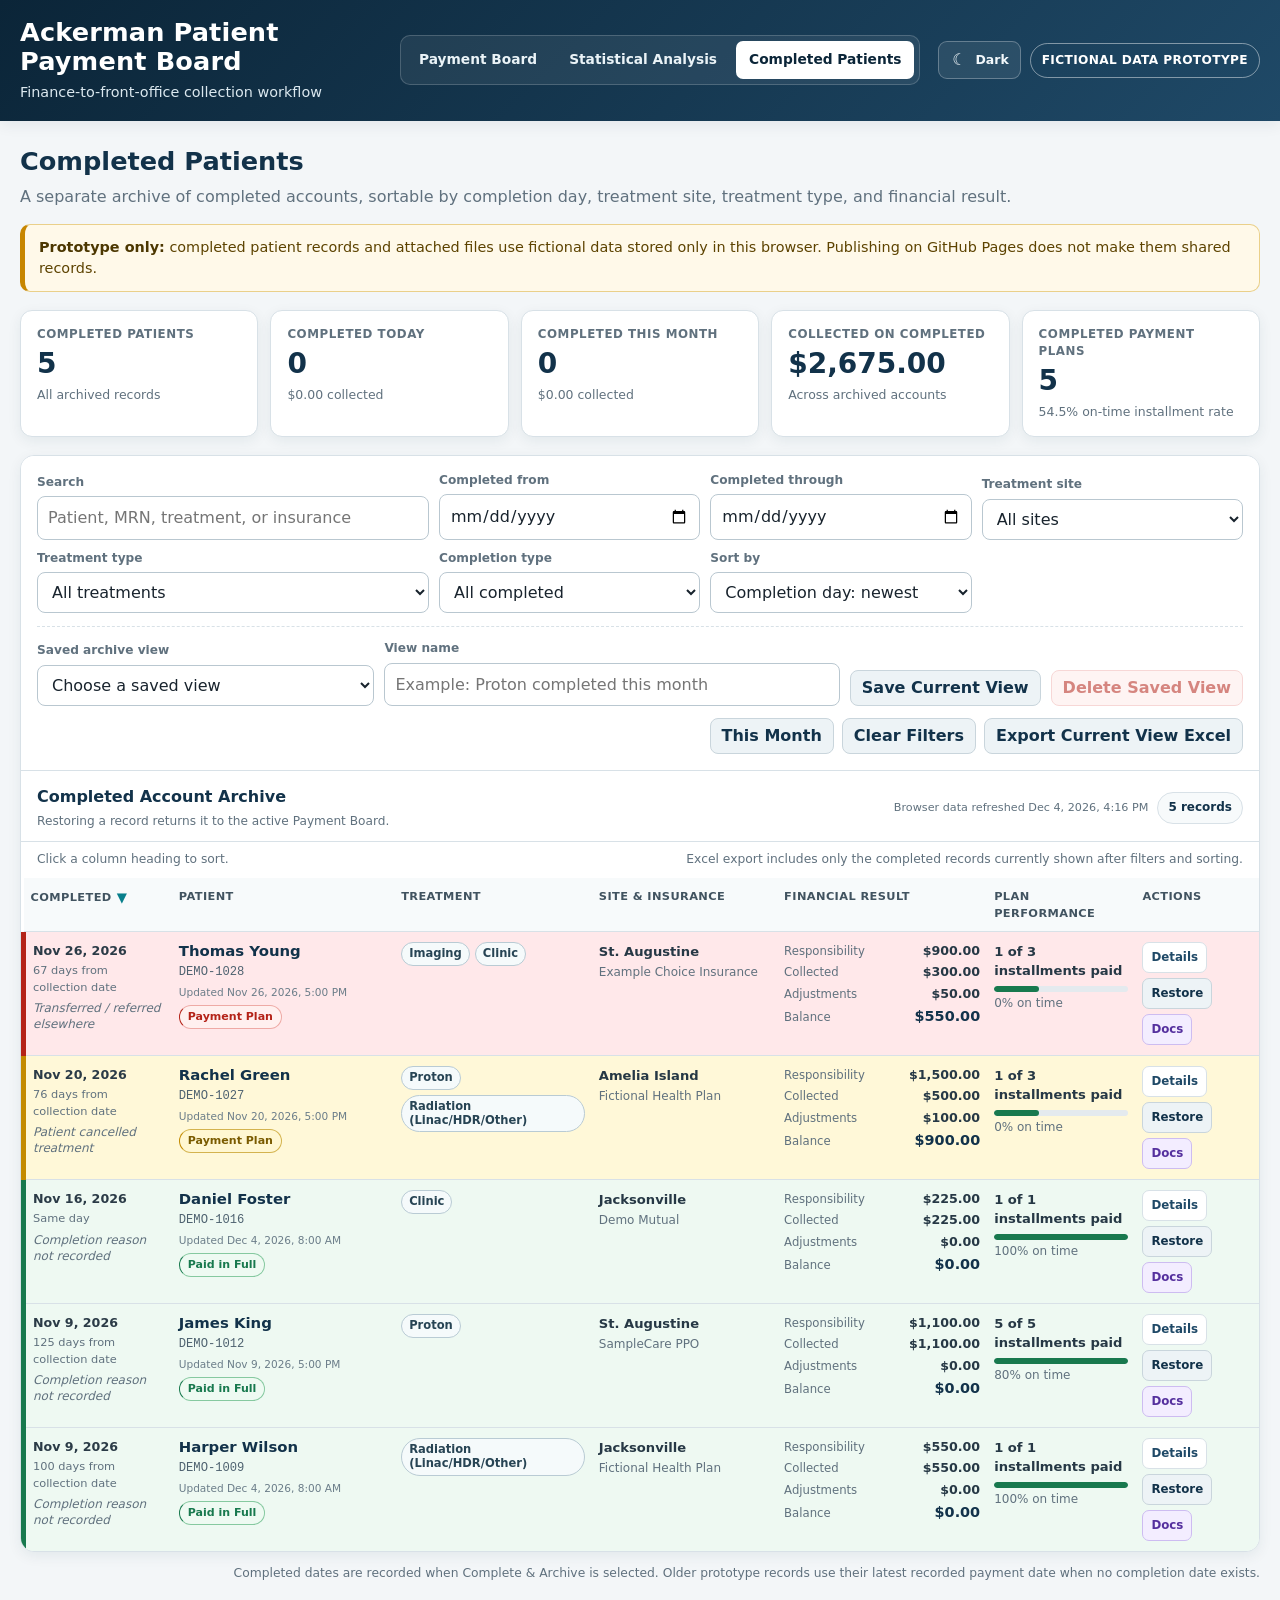
<file: completed.html>
<!DOCTYPE html>
<html lang="en">
<head>
  <meta charset="UTF-8">
  <meta name="viewport" content="width=device-width, initial-scale=1.0">
  <meta name="description" content="Completed patients for the fictional Ackerman payment prototype.">
  <link rel="icon" href="data:,">
  <script>
    (() => {
      try {
        const savedTheme = localStorage.getItem("ackermanColorTheme");
        if (savedTheme === "dark") {
          document.documentElement.dataset.theme = "dark";
          document.documentElement.style.colorScheme = "dark";
        }
      } catch (_) {}
    })();
  </script>
  <title>Ackerman Completed Patients - Prototype</title>
  <link rel="stylesheet" href="styles.css?v=2.1.7">
  <script src="theme.js?v=2.1.7" defer></script>
  <script src="data.js?v=2.1.7" defer></script>
  <script src="documents.js?v=2.1.7" defer></script>
  <script src="excel-export.js?v=2.1.7" defer></script>
  <script src="completed.js?v=2.1.7" defer></script>
</head>
<body>
  <header class="app-header">
    <div class="header-inner">
      <div class="brand">
        <h1>Ackerman Patient Payment Board</h1>
        <p>Finance-to-front-office collection workflow</p>
      </div>
      <nav class="app-nav" aria-label="Application pages">
        <a href="index.html">Payment Board</a>
        <a href="analytics.html">Statistical Analysis</a>
        <a class="active" href="completed.html" aria-current="page">Completed Patients</a>
      </nav>
      <div class="header-tools">
        <button class="theme-toggle" type="button" data-theme-toggle aria-pressed="false" aria-label="Switch to dark mode" title="Switch to dark mode">
          <span class="theme-toggle-icon" data-theme-icon aria-hidden="true">☾</span>
          <span data-theme-label>Dark</span>
        </button>
        <div class="demo-chip">FICTIONAL DATA PROTOTYPE</div>
      </div>
    </div>
  </header>

  <main class="page-shell">
    <div class="page-heading">
      <div>
        <h2>Completed Patients</h2>
        <p>A separate archive of completed accounts, sortable by completion day, treatment site, treatment type, and financial result.</p>
      </div>
    </div>

    <div class="notice">
      <strong>Prototype only:</strong> completed patient records and attached files use fictional data stored only in this browser. Publishing on GitHub Pages does not make them shared records.
    </div>

    <section class="summary-grid summary-grid-five" aria-label="Completed patient summary">
      <article class="summary-card">
        <div class="summary-label">Completed Patients</div>
        <div class="summary-value" id="completedCount">0</div>
        <div class="summary-subtext">All archived records</div>
      </article>
      <article class="summary-card">
        <div class="summary-label">Completed Today</div>
        <div class="summary-value" id="completedToday">0</div>
        <div class="summary-subtext" id="completedTodayAmount">$0 collected</div>
      </article>
      <article class="summary-card">
        <div class="summary-label">Completed This Month</div>
        <div class="summary-value" id="completedMonth">0</div>
        <div class="summary-subtext" id="completedMonthAmount">$0 collected</div>
      </article>
      <article class="summary-card">
        <div class="summary-label">Collected on Completed</div>
        <div class="summary-value" id="completedCollected">$0</div>
        <div class="summary-subtext">Across archived accounts</div>
      </article>
      <article class="summary-card">
        <div class="summary-label">Completed Payment Plans</div>
        <div class="summary-value" id="completedPlans">0</div>
        <div class="summary-subtext" id="completedPlanRate">0% on-time installment rate</div>
      </article>
    </section>

    <section class="workspace" aria-labelledby="completedQueueHeading">
      <div class="toolbar completed-toolbar">
        <div class="completed-filter-grid">
          <div class="field">
            <label for="completedSearch">Search</label>
            <input id="completedSearch" type="search" autocomplete="off" placeholder="Patient, MRN, treatment, or insurance">
          </div>
          <div class="field">
            <label for="completedFromDate">Completed from</label>
            <input id="completedFromDate" type="date">
          </div>
          <div class="field">
            <label for="completedToDate">Completed through</label>
            <input id="completedToDate" type="date">
          </div>
          <div class="field">
            <label for="completedLocationFilter">Treatment site</label>
            <select id="completedLocationFilter"><option value="all">All sites</option></select>
          </div>
          <div class="field">
            <label for="completedTreatmentFilter">Treatment type</label>
            <select id="completedTreatmentFilter"><option value="all">All treatments</option></select>
          </div>
          <div class="field">
            <label for="completedStatusFilter">Completion type</label>
            <select id="completedStatusFilter">
              <option value="all">All completed</option>
              <option value="Paid in Full">Paid in Full</option>
              <option value="No Responsibility">No Responsibility</option>
              <option value="Payment Plan">Had a Payment Plan</option>
            </select>
          </div>
          <div class="field">
            <label for="completedSortSelect">Sort by</label>
            <select id="completedSortSelect">
              <option value="completedAt:desc">Completion day: newest</option>
              <option value="completedAt:asc">Completion day: oldest</option>
              <option value="name:asc">Patient name: A-Z</option>
              <option value="name:desc">Patient name: Z-A</option>
              <option value="location:asc">Treatment site: A-Z</option>
              <option value="location:desc">Treatment site: Z-A</option>
              <option value="treatment:asc">Treatment type: A-Z</option>
              <option value="treatment:desc">Treatment type: Z-A</option>
              <option value="collected:desc">Amount collected: highest</option>
              <option value="collected:asc">Amount collected: lowest</option>
              <option value="daysToComplete:asc">Days to complete: fastest</option>
              <option value="daysToComplete:desc">Days to complete: slowest</option>
            </select>
          </div>
        </div>
        <div class="saved-view-bar completed-saved-views" aria-label="Saved completed views">
          <div class="field"><label for="completedSavedViewSelect">Saved archive view</label><select id="completedSavedViewSelect"><option value="">Choose a saved view</option></select></div>
          <div class="field"><label for="completedSavedViewName">View name</label><input id="completedSavedViewName" maxlength="60" placeholder="Example: Proton completed this month"></div>
          <button class="btn btn-secondary" id="saveCompletedViewButton" type="button">Save Current View</button>
          <button class="btn btn-danger" id="deleteCompletedViewButton" type="button" disabled>Delete Saved View</button>
        </div>
        <div class="toolbar-actions">
          <div class="toolbar-actions-right toolbar-actions-only">
            <button class="btn btn-secondary" id="completedThisMonthButton" type="button">This Month</button>
            <button class="btn btn-secondary" id="clearCompletedFilters" type="button">Clear Filters</button>
            <button class="btn btn-secondary" id="exportCompletedButton" type="button">Export Current View Excel</button>
          </div>
        </div>
      </div>

      <div class="section-title-row">
        <div>
          <h2 id="completedQueueHeading">Completed Account Archive</h2>
          <p>Restoring a record returns it to the active Payment Board.</p>
        </div>
        <div class="section-title-meta">
          <span class="data-refreshed" id="completedRefreshedAt">Browser data refreshed -</span>
          <div class="record-count-badge" id="completedResultCount" aria-live="polite">0 records</div>
        </div>
      </div>

      <div class="table-meta">
        <span>Click a column heading to sort.</span>
        <span>Excel export includes only the completed records currently shown after filters and sorting.</span>
      </div>

      <div class="table-wrap">
        <table class="payment-table completed-table">
          <caption class="sr-only">Completed patient account archive</caption>
          <colgroup>
            <col style="width: 12%">
            <col style="width: 18%">
            <col style="width: 16%">
            <col style="width: 15%">
            <col style="width: 17%">
            <col style="width: 12%">
            <col style="width: 10%">
          </colgroup>
          <thead>
            <tr>
              <th scope="col"><button class="sort-button" type="button" data-sort-key="completedAt">Completed <span class="sort-indicator" aria-hidden="true"></span></button></th>
              <th scope="col"><button class="sort-button" type="button" data-sort-key="name">Patient <span class="sort-indicator" aria-hidden="true"></span></button></th>
              <th scope="col"><button class="sort-button" type="button" data-sort-key="treatment">Treatment <span class="sort-indicator" aria-hidden="true"></span></button></th>
              <th scope="col"><button class="sort-button" type="button" data-sort-key="location">Site &amp; Insurance <span class="sort-indicator" aria-hidden="true"></span></button></th>
              <th scope="col"><button class="sort-button" type="button" data-sort-key="collected">Financial Result <span class="sort-indicator" aria-hidden="true"></span></button></th>
              <th scope="col"><button class="sort-button" type="button" data-sort-key="planProgress">Plan Performance <span class="sort-indicator" aria-hidden="true"></span></button></th>
              <th scope="col">Actions</th>
            </tr>
          </thead>
          <tbody id="completedTableBody"></tbody>
        </table>
        <div class="empty-state" id="completedEmptyState" hidden>
          <strong>No completed patients match these filters</strong>
          Clear the filters or complete a fictional patient from the Payment Board.
        </div>
      </div>
    </section>

    <div class="footer-note">Completed dates are recorded when Complete &amp; Archive is selected. Older prototype records use their latest recorded payment date when no completion date exists.</div>
  </main>

  <dialog id="completedDetailsDialog" class="wide-dialog">
    <div class="modal-header">
      <div>
        <h2 id="completedDetailsTitle">Completed Patient</h2>
        <p id="completedDetailsSubtitle">-</p>
      </div>
      <button class="icon-button" type="button" data-close="completedDetailsDialog" aria-label="Close">&times;</button>
    </div>
    <div class="modal-body" id="completedDetailsBody"></div>
    <div class="modal-footer split">
      <div class="modal-footer-group">
        <button class="btn btn-secondary" id="restoreCompletedButton" type="button">Restore to Active</button>
      </div>
      <div class="modal-footer-group">
        <button class="btn btn-secondary" id="completedDetailsPrintButton" type="button">Print Summary</button>
        <button class="btn btn-documents" id="completedDetailsDocumentsButton" type="button">Documents</button>
        <button class="btn btn-ghost" type="button" data-close="completedDetailsDialog">Close</button>
      </div>
    </div>
  </dialog>

  <div class="toast-region" id="toastRegion" aria-live="polite" aria-atomic="true"></div>
</body>
</html>
</file>
<file: styles.css>
:root {
  --navy-950: #0b2538;
  --navy-900: #12324a;
  --navy-800: #1f4967;
  --teal-700: #087f8c;
  --teal-600: #0a94a2;
  --teal-100: #dff4f5;
  --background: #f3f6f8;
  --surface: #ffffff;
  --surface-muted: #f7fafb;
  --border: #d8e1e7;
  --border-strong: #b9c7d0;
  --text: #18232d;
  --muted: #60717e;
  --muted-2: #7a8993;
  --shadow-sm: 0 4px 14px rgba(18, 50, 74, 0.07);
  --shadow-md: 0 12px 32px rgba(18, 50, 74, 0.11);
  --focus: 0 0 0 3px rgba(8, 127, 140, 0.2);
  --ready: #e8f2ff;
  --ready-accent: #2e6fae;
  --due: #fff2d9;
  --due-accent: #a85f00;
  --overdue: #ffe8ea;
  --overdue-accent: #b42318;
  --partial: #fff8cc;
  --partial-accent: #806300;
  --plan: #f0e7ff;
  --plan-accent: #6941c6;
  --paid: #def7e5;
  --paid-accent: #18794e;
  --none: #edf1f4;
  --none-accent: #53636f;
  --danger: #b42318;
  --success: #18794e;
  --warning: #9a6700;
  --chart-1: #087f8c;
  --chart-2: #2e6fae;
  --chart-3: #6941c6;
  --chart-4: #c78600;
  --chart-5: #18794e;
  --chart-6: #b42318;
  --navy: var(--navy-900);
  --navy-700: var(--navy-800);
  --teal: var(--teal-700);
}

* {
  box-sizing: border-box;
}

[hidden] {
  display: none !important;
}

html {
  min-width: 0;
  overflow-x: hidden;
}

body {
  margin: 0;
  min-width: 0;
  color: var(--text);
  background: var(--background);
  font-family: Inter, ui-sans-serif, system-ui, -apple-system, BlinkMacSystemFont, "Segoe UI", sans-serif;
  line-height: 1.45;
}

button,
input,
select,
textarea {
  font: inherit;
}

button,
a,
input,
select,
textarea {
  -webkit-tap-highlight-color: transparent;
}

button:focus-visible,
a:focus-visible,
input:focus-visible,
select:focus-visible,
textarea:focus-visible {
  outline: none;
  box-shadow: var(--focus);
}

button:disabled {
  cursor: not-allowed;
  opacity: 0.55;
}

.sr-only {
  position: absolute;
  width: 1px;
  height: 1px;
  padding: 0;
  margin: -1px;
  overflow: hidden;
  clip: rect(0, 0, 0, 0);
  white-space: nowrap;
  border: 0;
}

.app-header {
  color: #ffffff;
  background: linear-gradient(135deg, var(--navy-950), var(--navy-800));
  box-shadow: var(--shadow-sm);
}

.header-inner {
  width: min(1720px, 100%);
  margin: 0 auto;
  padding: 18px 28px;
  display: grid;
  grid-template-columns: minmax(260px, 1fr) auto auto;
  align-items: center;
  gap: 18px;
}

.brand h1 {
  margin: 0;
  font-size: clamp(1.2rem, 2vw, 1.78rem);
  line-height: 1.15;
  letter-spacing: 0.005em;
}

.brand p {
  margin: 5px 0 0;
  color: #dbe8ef;
  font-size: 0.9rem;
}

.app-nav {
  display: inline-flex;
  align-items: center;
  gap: 6px;
  padding: 5px;
  border: 1px solid rgba(255, 255, 255, 0.18);
  border-radius: 10px;
  background: rgba(255, 255, 255, 0.07);
}

.app-nav a {
  min-height: 38px;
  padding: 8px 13px;
  border-radius: 7px;
  color: #eaf3f7;
  text-decoration: none;
  font-size: 0.86rem;
  font-weight: 760;
  display: inline-flex;
  align-items: center;
  gap: 7px;
  white-space: nowrap;
}

.app-nav a:hover {
  background: rgba(255, 255, 255, 0.1);
}

.app-nav a.active {
  color: var(--navy-950);
  background: #ffffff;
}

.demo-chip {
  padding: 8px 11px;
  border: 1px solid rgba(255, 255, 255, 0.45);
  border-radius: 999px;
  color: #ffffff;
  font-size: 0.76rem;
  font-weight: 800;
  letter-spacing: 0.03em;
  white-space: nowrap;
}


.header-tools {
  display: inline-flex;
  align-items: center;
  justify-content: flex-end;
  gap: 9px;
  min-width: 0;
}

.theme-toggle {
  min-height: 38px;
  padding: 7px 11px;
  border: 1px solid rgba(255, 255, 255, 0.28);
  border-radius: 9px;
  color: #f2f8fb;
  background: rgba(255, 255, 255, 0.08);
  display: inline-flex;
  align-items: center;
  justify-content: center;
  gap: 7px;
  font-size: 0.78rem;
  font-weight: 800;
  cursor: pointer;
  white-space: nowrap;
  transition: background .15s ease, border-color .15s ease, transform .08s ease;
}

.theme-toggle:hover {
  border-color: rgba(255, 255, 255, 0.5);
  background: rgba(255, 255, 255, 0.14);
}

.theme-toggle:active { transform: translateY(1px); }
.theme-toggle-icon {
  width: 18px;
  display: inline-grid;
  place-items: center;
  font-size: 1rem;
  line-height: 1;
}

.page-shell {
  width: min(1720px, 100%);
  margin: 0 auto;
  padding: 22px 28px 42px;
}

.page-heading {
  margin: 0 0 16px;
  display: flex;
  align-items: flex-end;
  justify-content: space-between;
  gap: 18px;
}

.page-heading h2 {
  margin: 0;
  color: var(--navy-900);
  font-size: clamp(1.25rem, 2vw, 1.75rem);
}

.page-heading p {
  margin: 5px 0 0;
  color: var(--muted);
}

.notice {
  margin-bottom: 18px;
  padding: 12px 14px;
  border: 1px solid #ead08a;
  border-left: 5px solid #c78600;
  border-radius: 10px;
  color: #5d4300;
  background: #fff9e9;
  font-size: 0.9rem;
}

.notice strong {
  color: #4c3700;
}

.summary-grid {
  display: grid;
  grid-template-columns: repeat(5, minmax(0, 1fr));
  gap: 12px;
  margin-bottom: 18px;
}

.summary-card,
.kpi-card {
  min-width: 0;
  padding: 15px 16px;
  border: 1px solid var(--border);
  border-radius: 12px;
  background: var(--surface);
  box-shadow: var(--shadow-sm);
}

.summary-label,
.kpi-label {
  color: var(--muted);
  font-size: 0.74rem;
  font-weight: 800;
  letter-spacing: 0.045em;
  text-transform: uppercase;
}

.summary-value,
.kpi-value {
  margin-top: 4px;
  color: var(--navy-900);
  font-size: clamp(1.35rem, 2.2vw, 1.75rem);
  font-weight: 850;
  line-height: 1.2;
  font-variant-numeric: tabular-nums;
  overflow-wrap: anywhere;
}

.summary-subtext,
.kpi-subtext {
  margin-top: 5px;
  color: var(--muted);
  font-size: 0.78rem;
}

.workspace,
.panel {
  min-width: 0;
  border: 1px solid var(--border);
  border-radius: 14px;
  background: var(--surface);
  box-shadow: var(--shadow-sm);
  overflow: hidden;
}

.panel {
  overflow: visible;
}

.panel-header {
  padding: 16px 18px;
  border-bottom: 1px solid var(--border);
  display: flex;
  align-items: center;
  justify-content: space-between;
  gap: 14px;
}

.panel-header h3 {
  margin: 0;
  color: var(--navy-900);
  font-size: 1rem;
}

.panel-header p {
  margin: 4px 0 0;
  color: var(--muted);
  font-size: 0.82rem;
}

.panel-body {
  padding: 18px;
}

.toolbar {
  padding: 16px;
  border-bottom: 1px solid var(--border);
  background: var(--surface);
}

.toolbar-grid {
  display: grid;
  grid-template-columns: minmax(230px, 1.65fr) repeat(5, minmax(135px, 1fr));
  gap: 10px;
  align-items: end;
}

.toolbar-actions {
  margin-top: 12px;
  display: flex;
  align-items: center;
  justify-content: space-between;
  gap: 12px;
  flex-wrap: wrap;
}

.toolbar-actions-left,
.toolbar-actions-right {
  display: flex;
  align-items: center;
  gap: 8px;
  flex-wrap: wrap;
}

.field {
  min-width: 0;
  display: flex;
  flex-direction: column;
  gap: 5px;
}

.field label {
  color: var(--muted);
  font-size: 0.76rem;
  font-weight: 780;
}

.field-hint {
  color: var(--muted-2);
  font-size: 0.72rem;
}

input,
select,
textarea {
  width: 100%;
  min-width: 0;
  padding: 9px 10px;
  border: 1px solid var(--border-strong);
  border-radius: 8px;
  color: var(--text);
  background: #ffffff;
}

input:hover,
select:hover,
textarea:hover {
  border-color: #91a6b3;
}

input:focus,
select:focus,
textarea:focus {
  outline: none;
  border-color: var(--teal-700);
  box-shadow: var(--focus);
}

input:disabled,
select:disabled,
textarea:disabled {
  color: #657580;
  background: #edf2f5;
  cursor: not-allowed;
}

textarea {
  resize: vertical;
}

.btn {
  min-height: 36px;
  padding: 8px 11px;
  border: 1px solid transparent;
  border-radius: 8px;
  font-weight: 780;
  line-height: 1.15;
  cursor: pointer;
  display: inline-flex;
  align-items: center;
  justify-content: center;
  text-decoration: none;
  transition: transform 0.08s ease, filter 0.15s ease, box-shadow 0.15s ease;
}

.btn:hover:not(:disabled) {
  filter: brightness(0.97);
}

.btn:active:not(:disabled) {
  transform: translateY(1px);
}

.btn-primary {
  color: #ffffff;
  background: var(--teal-700);
}

.btn-primary:hover:not(:disabled) {
  background: #066f7a;
}

.btn-secondary {
  color: var(--navy-900);
  border-color: #c9d5dc;
  background: #edf3f6;
}

.btn-ghost {
  color: var(--navy-800);
  border-color: var(--border);
  background: #ffffff;
}

.btn-danger {
  color: var(--danger);
  border-color: #f2b8b5;
  background: #feeceb;
}

.btn-success {
  color: var(--success);
  border-color: #b4dfc4;
  background: #e2f6e8;
}

.btn-small {
  min-height: 31px;
  padding: 6px 8px;
  border-radius: 7px;
  font-size: 0.74rem;
}

.view-tabs {
  display: flex;
  gap: 6px;
  padding: 12px 16px 0;
  border-bottom: 1px solid var(--border);
  background: var(--surface-muted);
}

.tab {
  margin-bottom: -1px;
  padding: 9px 13px;
  border: 1px solid var(--border);
  border-bottom-color: var(--border);
  border-radius: 8px 8px 0 0;
  color: var(--muted);
  background: #edf3f6;
  font-weight: 780;
  cursor: pointer;
}

.tab.active {
  color: var(--navy-900);
  border-bottom-color: #ffffff;
  background: #ffffff;
}

.table-meta {
  padding: 9px 16px;
  display: flex;
  align-items: center;
  justify-content: space-between;
  gap: 12px;
  color: var(--muted);
  font-size: 0.77rem;
  background: #ffffff;
}

.table-wrap {
  min-width: 0;
  width: 100%;
  overflow: visible;
}

table {
  width: 100%;
  border-collapse: collapse;
}

.payment-table {
  table-layout: fixed;
}

.payment-table th,
.payment-table td,
.breakdown-table th,
.breakdown-table td,
.history-table th,
.history-table td {
  min-width: 0;
  padding: 10px 9px;
  border-bottom: 1px solid var(--border);
  vertical-align: top;
  text-align: left;
  overflow-wrap: anywhere;
}

.payment-table th,
.breakdown-table th,
.history-table th {
  color: #415360;
  background: #f7fafb;
  font-size: 0.71rem;
  font-weight: 840;
  letter-spacing: 0.035em;
  text-transform: uppercase;
}

.payment-table tbody tr {
  border-left: 5px solid transparent;
  transition: filter 0.12s ease;
}

.payment-table tbody tr:hover {
  filter: brightness(0.986);
}

.payment-table tbody tr:last-child td,
.breakdown-table tbody tr:last-child td,
.history-table tbody tr:last-child td {
  border-bottom: 0;
}

.status-ready {
  border-left-color: var(--ready-accent) !important;
  background: var(--ready);
}

.status-due {
  border-left-color: var(--due-accent) !important;
  background: var(--due);
}

.status-overdue {
  border-left-color: var(--overdue-accent) !important;
  background: var(--overdue);
}

.status-partial {
  border-left-color: var(--partial-accent) !important;
  background: var(--partial);
}

.status-plan {
  border-left-color: var(--plan-accent) !important;
  background: var(--plan);
}

.status-paid {
  border-left-color: var(--paid-accent) !important;
  background: var(--paid);
}

.status-none {
  border-left-color: var(--none-accent) !important;
  background: var(--none);
}

.sort-button {
  width: 100%;
  padding: 0;
  border: 0;
  color: inherit;
  background: transparent;
  display: inline-flex;
  align-items: center;
  justify-content: flex-start;
  gap: 5px;
  text-align: left;
  font: inherit;
  font-weight: inherit;
  text-transform: inherit;
  letter-spacing: inherit;
  cursor: pointer;
}

.sort-button:hover {
  color: var(--teal-700);
}

.sort-indicator {
  min-width: 12px;
  color: var(--teal-700);
  font-size: 0.83rem;
}

.patient-name {
  color: var(--navy-900);
  font-size: 0.93rem;
  font-weight: 840;
  line-height: 1.25;
}

.mrn {
  margin-top: 3px;
  color: #4e6270;
  font-family: ui-monospace, SFMono-Regular, Menlo, Consolas, monospace;
  font-size: 0.76rem;
}

.cell-primary {
  color: #263845;
  font-size: 0.82rem;
  font-weight: 760;
}

.cell-secondary {
  margin-top: 3px;
  color: var(--muted);
  font-size: 0.75rem;
  line-height: 1.35;
}

.status-pill {
  display: inline-flex;
  align-items: center;
  justify-content: center;
  max-width: 100%;
  padding: 4px 8px;
  border: 1px solid currentColor;
  border-radius: 999px;
  background: rgba(255, 255, 255, 0.66);
  font-size: 0.69rem;
  font-weight: 840;
  line-height: 1.25;
  text-align: center;
}

.status-pill.ready { color: var(--ready-accent); }
.status-pill.due { color: var(--due-accent); }
.status-pill.overdue { color: var(--overdue-accent); }
.status-pill.partial { color: var(--partial-accent); }
.status-pill.plan { color: var(--plan-accent); }
.status-pill.paid { color: var(--paid-accent); }
.status-pill.none { color: var(--none-accent); }

.financial-stack {
  display: grid;
  grid-template-columns: 1fr;
  gap: 3px;
}

.financial-line {
  min-width: 0;
  display: flex;
  align-items: baseline;
  justify-content: space-between;
  gap: 7px;
  font-size: 0.73rem;
}

.financial-line span {
  color: var(--muted);
}

.financial-line strong {
  color: #263845;
  font-size: 0.79rem;
  font-variant-numeric: tabular-nums;
  text-align: right;
}

.financial-line.balance strong {
  color: var(--navy-900);
  font-size: 0.9rem;
}

.actions {
  display: flex;
  align-items: flex-start;
  gap: 5px;
  flex-wrap: wrap;
}

.date-main {
  color: #2b3b47;
  font-size: 0.79rem;
  font-weight: 760;
}

.date-relative {
  margin-top: 2px;
  color: var(--muted);
  font-size: 0.71rem;
}

.empty-state {
  padding: 46px 20px;
  color: var(--muted);
  text-align: center;
}

.empty-state strong {
  display: block;
  margin-bottom: 5px;
  color: var(--navy-900);
  font-size: 1rem;
}

.footer-note {
  margin-top: 13px;
  color: var(--muted);
  font-size: 0.77rem;
  text-align: right;
}

dialog {
  width: min(760px, calc(100vw - 28px));
  max-height: 92vh;
  padding: 0;
  border: 0;
  border-radius: 14px;
  background: #ffffff;
  box-shadow: 0 28px 80px rgba(5, 25, 38, 0.32);
}

dialog::backdrop {
  background: rgba(7, 24, 36, 0.62);
  backdrop-filter: blur(2px);
}

.modal-header {
  padding: 15px 18px;
  color: #ffffff;
  background: var(--navy-900);
  display: flex;
  align-items: center;
  justify-content: space-between;
  gap: 14px;
}

.modal-header h2 {
  margin: 0;
  font-size: 1.1rem;
}

.modal-header p {
  margin: 3px 0 0;
  color: #dce8ef;
  font-size: 0.78rem;
}

.icon-button {
  width: 36px;
  height: 36px;
  padding: 0;
  border: 0;
  border-radius: 8px;
  color: inherit;
  background: transparent;
  font-size: 1.4rem;
  cursor: pointer;
}

.icon-button:hover {
  background: rgba(255, 255, 255, 0.1);
}

.modal-body {
  max-height: calc(92vh - 132px);
  padding: 18px;
  overflow-y: auto;
}

.modal-footer {
  padding: 13px 18px;
  border-top: 1px solid var(--border);
  background: var(--surface-muted);
  display: flex;
  align-items: center;
  justify-content: flex-end;
  gap: 8px;
  flex-wrap: wrap;
}

.modal-footer.split {
  justify-content: space-between;
}

.modal-footer-group {
  display: flex;
  gap: 8px;
  flex-wrap: wrap;
}

.form-grid {
  display: grid;
  grid-template-columns: repeat(2, minmax(0, 1fr));
  gap: 12px;
}

.form-grid .full {
  grid-column: 1 / -1;
}

.form-callout {
  grid-column: 1 / -1;
  padding: 10px 12px;
  border: 1px solid #cfdbe2;
  border-radius: 8px;
  color: var(--muted);
  background: #f7fafb;
  font-size: 0.78rem;
}

.payment-summary,
.details-summary {
  display: grid;
  grid-template-columns: repeat(3, minmax(0, 1fr));
  gap: 9px;
  margin-bottom: 14px;
}

.mini-card {
  min-width: 0;
  padding: 10px;
  border: 1px solid var(--border);
  border-radius: 8px;
  background: var(--surface-muted);
}

.mini-card span {
  display: block;
  color: var(--muted);
  font-size: 0.7rem;
  font-weight: 700;
}

.mini-card strong {
  display: block;
  margin-top: 3px;
  color: var(--navy-900);
  font-size: 0.88rem;
  overflow-wrap: anywhere;
}

.detail-section {
  margin-top: 16px;
}

.detail-section:first-child {
  margin-top: 0;
}

.detail-section h3 {
  margin: 0 0 8px;
  color: var(--navy-900);
  font-size: 0.9rem;
}

.detail-grid {
  display: grid;
  grid-template-columns: repeat(2, minmax(0, 1fr));
  gap: 9px 14px;
}

.detail-item {
  min-width: 0;
  padding-bottom: 7px;
  border-bottom: 1px solid #edf1f3;
}

.detail-item span {
  display: block;
  color: var(--muted);
  font-size: 0.7rem;
  font-weight: 700;
}

.detail-item strong {
  display: block;
  margin-top: 2px;
  color: #2b3b47;
  font-size: 0.83rem;
  overflow-wrap: anywhere;
}

.notes-box {
  padding: 11px 12px;
  border: 1px solid var(--border);
  border-radius: 8px;
  color: #354854;
  background: #f8fafb;
  font-size: 0.82rem;
  white-space: pre-wrap;
}

.history-wrap {
  border: 1px solid var(--border);
  border-radius: 9px;
  overflow: hidden;
}

.history-table {
  table-layout: fixed;
}

.history-table td {
  font-size: 0.78rem;
}

.toast-region {
  position: fixed;
  right: 20px;
  bottom: 20px;
  z-index: 1000;
  display: grid;
  gap: 8px;
  pointer-events: none;
}

.toast {
  width: min(360px, calc(100vw - 40px));
  padding: 11px 13px;
  border: 1px solid #a8c8b4;
  border-left: 5px solid var(--success);
  border-radius: 9px;
  color: #173f2a;
  background: #effaf3;
  box-shadow: var(--shadow-md);
  font-size: 0.82rem;
  animation: toast-in 0.18s ease-out;
}

.toast.error {
  border-color: #efb4b0;
  border-left-color: var(--danger);
  color: #5b1712;
  background: #fff1f0;
}

@keyframes toast-in {
  from { transform: translateY(8px); opacity: 0; }
  to { transform: translateY(0); opacity: 1; }
}

/* Analytics */
.analytics-filter-panel {
  margin-bottom: 18px;
  padding: 16px;
  border: 1px solid var(--border);
  border-radius: 13px;
  background: var(--surface);
  box-shadow: var(--shadow-sm);
}

.analytics-filter-grid {
  display: grid;
  grid-template-columns: repeat(6, minmax(130px, 1fr));
  gap: 10px;
  align-items: end;
}

.analytics-filter-footer {
  margin-top: 11px;
  display: flex;
  align-items: center;
  justify-content: space-between;
  gap: 12px;
  flex-wrap: wrap;
}

.filter-context {
  color: var(--muted);
  font-size: 0.77rem;
}

.kpi-grid {
  display: grid;
  grid-template-columns: repeat(4, minmax(0, 1fr));
  gap: 12px;
  margin-bottom: 18px;
}

.kpi-card {
  position: relative;
  overflow: hidden;
}

.kpi-card::after {
  content: "";
  position: absolute;
  left: 0;
  right: 0;
  bottom: 0;
  height: 4px;
  background: var(--teal-700);
}

.kpi-card.blue::after { background: var(--chart-2); }
.kpi-card.purple::after { background: var(--chart-3); }
.kpi-card.gold::after { background: var(--chart-4); }
.kpi-card.green::after { background: var(--chart-5); }
.kpi-card.red::after { background: var(--chart-6); }

.analytics-grid {
  display: grid;
  grid-template-columns: repeat(2, minmax(0, 1fr));
  gap: 16px;
  margin-bottom: 18px;
}

.chart-card {
  min-width: 0;
  border: 1px solid var(--border);
  border-radius: 13px;
  background: var(--surface);
  box-shadow: var(--shadow-sm);
  overflow: hidden;
}

.chart-header {
  padding: 15px 17px;
  border-bottom: 1px solid var(--border);
  display: flex;
  align-items: flex-start;
  justify-content: space-between;
  gap: 12px;
}

.chart-header h3 {
  margin: 0;
  color: var(--navy-900);
  font-size: 0.98rem;
}

.chart-header p {
  margin: 4px 0 0;
  color: var(--muted);
  font-size: 0.78rem;
}

.chart-body {
  min-height: 280px;
  padding: 18px;
}

.vertical-bars {
  min-height: 238px;
  display: grid;
  grid-template-columns: repeat(var(--bar-count, 1), minmax(34px, 1fr));
  align-items: end;
  gap: 10px;
}

.vertical-bar-item {
  min-width: 0;
  height: 238px;
  display: grid;
  grid-template-rows: 24px 1fr 34px;
  gap: 5px;
  align-items: end;
}

.vertical-bar-value {
  color: #334754;
  font-size: 0.69rem;
  font-weight: 780;
  text-align: center;
  white-space: nowrap;
}

.vertical-bar-track {
  width: min(54px, 74%);
  height: 100%;
  margin: 0 auto;
  border-radius: 7px 7px 3px 3px;
  background: #edf2f5;
  display: flex;
  align-items: flex-end;
  overflow: hidden;
}

.vertical-bar-fill {
  width: 100%;
  min-height: 2px;
  border-radius: 7px 7px 3px 3px;
  background: linear-gradient(180deg, var(--teal-600), var(--teal-700));
}

.vertical-bar-label {
  color: var(--muted);
  font-size: 0.68rem;
  line-height: 1.2;
  text-align: center;
  overflow-wrap: anywhere;
}

.horizontal-bars {
  display: grid;
  gap: 13px;
}

.horizontal-bar-item {
  display: grid;
  grid-template-columns: minmax(105px, 1.15fr) minmax(150px, 2fr) auto;
  align-items: center;
  gap: 10px;
}

.horizontal-bar-label {
  min-width: 0;
  color: #344955;
  font-size: 0.76rem;
  font-weight: 760;
  overflow-wrap: anywhere;
}

.horizontal-bar-track {
  height: 11px;
  border-radius: 999px;
  background: #e9eff2;
  overflow: hidden;
}

.horizontal-bar-fill {
  height: 100%;
  min-width: 2px;
  border-radius: 999px;
  background: var(--teal-700);
}

.horizontal-bar-value {
  min-width: 70px;
  color: var(--navy-900);
  font-size: 0.75rem;
  font-weight: 820;
  text-align: right;
  font-variant-numeric: tabular-nums;
}

.donut-layout {
  min-height: 238px;
  display: grid;
  grid-template-columns: minmax(160px, 0.8fr) minmax(180px, 1.2fr);
  align-items: center;
  gap: 20px;
}

.donut {
  width: min(220px, 100%);
  aspect-ratio: 1;
  margin: 0 auto;
  border-radius: 50%;
  position: relative;
  background: conic-gradient(#dfe7eb 0 100%);
}

.donut::after {
  content: "";
  position: absolute;
  inset: 23%;
  border-radius: 50%;
  background: var(--surface);
  box-shadow: inset 0 0 0 1px var(--border);
}

.donut-center {
  position: absolute;
  inset: 31%;
  z-index: 1;
  display: grid;
  place-content: center;
  text-align: center;
}

.donut-center strong {
  color: var(--navy-900);
  font-size: 1.25rem;
}

.donut-center span {
  color: var(--muted);
  font-size: 0.69rem;
}

.legend {
  display: grid;
  gap: 9px;
}

.legend-item {
  display: grid;
  grid-template-columns: 10px minmax(0, 1fr) auto;
  align-items: center;
  gap: 8px;
  color: #3c505d;
  font-size: 0.76rem;
}

.legend-swatch {
  width: 10px;
  height: 10px;
  border-radius: 3px;
}

.legend-item strong {
  color: var(--navy-900);
  font-variant-numeric: tabular-nums;
}

.chart-empty {
  min-height: 238px;
  display: grid;
  place-content: center;
  color: var(--muted);
  text-align: center;
  font-size: 0.82rem;
}

.breakdown-controls {
  display: flex;
  align-items: flex-end;
  gap: 9px;
  flex-wrap: wrap;
}

.breakdown-controls .field {
  min-width: 150px;
}

.breakdown-table {
  table-layout: fixed;
}

.breakdown-table td {
  color: #344955;
  font-size: 0.79rem;
}

.breakdown-table .numeric {
  text-align: right;
  font-variant-numeric: tabular-nums;
}

.breakdown-table th.numeric .sort-button {
  justify-content: flex-end;
  text-align: right;
}

.rate-cell {
  display: flex;
  align-items: center;
  justify-content: flex-end;
  gap: 8px;
}

.rate-track {
  width: 54px;
  height: 7px;
  border-radius: 999px;
  background: #e6edf1;
  overflow: hidden;
}

.rate-fill {
  height: 100%;
  border-radius: 999px;
  background: var(--teal-700);
}

.insights-grid {
  display: grid;
  grid-template-columns: repeat(4, minmax(0, 1fr));
  gap: 10px;
}

.insight-card {
  min-width: 0;
  padding: 13px;
  border: 1px solid var(--border);
  border-radius: 10px;
  background: #f8fafb;
}

.insight-card span {
  color: var(--muted);
  font-size: 0.72rem;
  font-weight: 760;
}

.insight-card strong {
  display: block;
  margin-top: 4px;
  color: var(--navy-900);
  font-size: 0.9rem;
  overflow-wrap: anywhere;
}

.insight-card small {
  display: block;
  margin-top: 3px;
  color: var(--muted);
  font-size: 0.72rem;
}

@media (max-width: 1400px) {
  .header-inner,
  .page-shell {
    padding-left: 20px;
    padding-right: 20px;
  }

  .toolbar-grid {
    grid-template-columns: minmax(230px, 1.6fr) repeat(3, minmax(135px, 1fr));
  }

  .analytics-filter-grid {
    grid-template-columns: repeat(3, minmax(150px, 1fr));
  }

  .summary-grid {
    grid-template-columns: repeat(5, minmax(135px, 1fr));
  }

  .payment-table th,
  .payment-table td {
    padding-left: 7px;
    padding-right: 7px;
  }
}

@media (max-width: 1150px) {
  .header-inner {
    grid-template-columns: minmax(230px, 1fr) auto auto;
  }

  .demo-chip {
    display: none;
  }

  .header-tools {
    gap: 0;
  }

  .summary-grid {
    grid-template-columns: repeat(3, minmax(0, 1fr));
  }

  .kpi-grid {
    grid-template-columns: repeat(3, minmax(0, 1fr));
  }

  .insights-grid {
    grid-template-columns: repeat(2, minmax(0, 1fr));
  }

  /* Convert the dense patient table to cards instead of adding horizontal scrolling. */
  .payment-table,
  .payment-table tbody,
  .payment-table tr,
  .payment-table td {
    display: block;
    width: 100%;
  }

  .payment-table colgroup,
  .payment-table thead {
    display: none;
  }

  .payment-table tbody {
    padding: 12px;
    display: grid;
    grid-template-columns: repeat(2, minmax(0, 1fr));
    gap: 12px;
  }

  .payment-table tbody tr {
    min-width: 0;
    margin: 0;
    border: 1px solid var(--border);
    border-left-width: 5px;
    border-radius: 10px;
    overflow: hidden;
    box-shadow: 0 3px 10px rgba(18, 50, 74, 0.06);
  }

  .payment-table td {
    min-height: 38px;
    padding: 8px 10px;
    border-bottom: 1px solid rgba(111, 135, 149, 0.18);
    display: grid;
    grid-template-columns: 112px minmax(0, 1fr);
    align-items: start;
    gap: 10px;
  }

  .payment-table td::before {
    content: attr(data-label);
    color: var(--muted);
    font-size: 0.68rem;
    font-weight: 820;
    letter-spacing: 0.03em;
    text-transform: uppercase;
  }

  .payment-table td:last-child {
    border-bottom: 0;
  }

  .payment-table .actions-cell {
    grid-template-columns: 112px minmax(0, 1fr);
  }

  .financial-stack {
    max-width: 260px;
  }

  .vertical-bars {
    gap: 6px;
  }
}

@media (max-width: 900px) {
  .header-inner {
    grid-template-columns: 1fr;
    align-items: start;
  }

  .header-tools {
    width: 100%;
    justify-content: flex-end;
  }

  .app-nav {
    width: 100%;
  }

  .app-nav a {
    flex: 1;
    justify-content: center;
  }

  .toolbar-grid,
  .analytics-filter-grid {
    grid-template-columns: repeat(2, minmax(0, 1fr));
  }

  .summary-grid,
  .kpi-grid {
    grid-template-columns: repeat(2, minmax(0, 1fr));
  }

  .analytics-grid {
    grid-template-columns: 1fr;
  }

  .donut-layout {
    grid-template-columns: minmax(150px, 0.8fr) minmax(160px, 1.2fr);
  }

  .breakdown-table,
  .breakdown-table tbody,
  .breakdown-table tr,
  .breakdown-table td {
    display: block;
    width: 100%;
  }

  .breakdown-table colgroup,
  .breakdown-table thead {
    display: none;
  }

  .breakdown-table tbody {
    padding: 10px;
    display: grid;
    gap: 9px;
  }

  .breakdown-table tbody tr {
    padding: 7px 10px;
    border: 1px solid var(--border);
    border-radius: 9px;
  }

  .breakdown-table td {
    padding: 7px 0;
    border-bottom: 1px solid #edf1f3;
    display: grid;
    grid-template-columns: 130px minmax(0, 1fr);
    gap: 10px;
    text-align: left !important;
  }

  .breakdown-table td::before {
    content: attr(data-label);
    color: var(--muted);
    font-size: 0.69rem;
    font-weight: 780;
    text-transform: uppercase;
  }

  .breakdown-table td:last-child {
    border-bottom: 0;
  }

  .rate-cell {
    justify-content: flex-start;
  }
}

@media (max-width: 720px) {
  .page-shell,
  .header-inner {
    padding-left: 13px;
    padding-right: 13px;
  }

  .page-heading {
    align-items: flex-start;
    flex-direction: column;
  }

  .summary-grid,
  .kpi-grid,
  .toolbar-grid,
  .analytics-filter-grid,
  .form-grid,
  .payment-summary,
  .details-summary,
  .detail-grid,
  .insights-grid {
    grid-template-columns: 1fr;
  }

  .form-grid .full {
    grid-column: auto;
  }

  .payment-table tbody {
    grid-template-columns: 1fr;
    padding: 10px;
  }

  .toolbar-actions,
  .analytics-filter-footer {
    align-items: stretch;
    flex-direction: column;
  }

  .toolbar-actions-left,
  .toolbar-actions-right,
  .analytics-filter-footer > div {
    width: 100%;
  }

  .toolbar-actions .btn,
  .analytics-filter-footer .btn {
    flex: 1;
  }

  .modal-footer.split {
    align-items: stretch;
    flex-direction: column;
  }

  .modal-footer-group {
    width: 100%;
  }

  .modal-footer-group .btn {
    flex: 1;
  }

  .donut-layout {
    grid-template-columns: 1fr;
  }

  .donut {
    width: 190px;
  }

  .horizontal-bar-item {
    grid-template-columns: 1fr auto;
    gap: 5px 8px;
  }

  .horizontal-bar-track {
    grid-column: 1 / -1;
    grid-row: 2;
  }

  .horizontal-bar-value {
    grid-column: 2;
    grid-row: 1;
  }

  .vertical-bars {
    min-height: 210px;
    overflow: hidden;
    grid-template-columns: repeat(var(--bar-count, 1), minmax(0, 1fr));
    padding-bottom: 4px;
  }

  .vertical-bar-item {
    height: 210px;
  }

  .toast-region {
    right: 12px;
    bottom: 12px;
  }
}

@media (max-width: 460px) {
  .app-nav a {
    padding-left: 8px;
    padding-right: 8px;
    font-size: 0.78rem;
  }

  .payment-table td,
  .breakdown-table td {
    grid-template-columns: 1fr;
    gap: 3px;
  }

  .payment-table td::before,
  .breakdown-table td::before {
    margin-bottom: 2px;
  }

  .actions .btn {
    flex: 1;
  }
}

@media (prefers-reduced-motion: reduce) {
  *,
  *::before,
  *::after {
    scroll-behavior: auto !important;
    animation-duration: 0.01ms !important;
    animation-iteration-count: 1 !important;
    transition-duration: 0.01ms !important;
  }
}

/* Version 3 additions: completed page, installment plans, and local document attachments */
.summary-grid-six {
  grid-template-columns: repeat(6, minmax(0, 1fr));
}

.summary-grid-five {
  grid-template-columns: repeat(5, minmax(0, 1fr));
}

.summary-card.purple-accent {
  border-bottom: 4px solid var(--plan-accent);
}

.section-title-row {
  padding: 14px 16px 11px;
  border-bottom: 1px solid var(--border);
  display: flex;
  align-items: center;
  justify-content: space-between;
  gap: 16px;
  background: #ffffff;
}

.section-title-row h2 {
  margin: 0;
  color: var(--navy-900);
  font-size: 1rem;
}

.section-title-row p {
  margin: 4px 0 0;
  color: var(--muted);
  font-size: 0.76rem;
}

.record-count-badge {
  flex: 0 0 auto;
  padding: 6px 10px;
  border: 1px solid var(--border);
  border-radius: 999px;
  color: var(--navy-900);
  background: var(--surface-muted);
  font-size: 0.75rem;
  font-weight: 800;
}

.status-stack {
  display: flex;
  align-items: flex-start;
  gap: 5px;
  flex-wrap: wrap;
}

.status-stack.inline-status {
  margin-top: 6px;
}

.status-pill.current {
  color: var(--teal-700);
}

.status-pill.compact {
  padding: 3px 6px;
  font-size: 0.63rem;
}

.btn-documents {
  color: #55309e;
  border-color: #cdbcf1;
  background: #f3edff;
}

.btn-documents:hover:not(:disabled) {
  background: #ebe1ff;
}

.doc-count {
  min-width: 17px;
  height: 17px;
  margin-left: 4px;
  padding: 1px 4px;
  border-radius: 999px;
  color: #ffffff;
  background: var(--plan-accent);
  font-size: 0.62rem;
  line-height: 15px;
  text-align: center;
}

.date-kicker {
  margin-bottom: 2px;
  color: var(--teal-700);
  font-size: 0.65rem;
  font-weight: 820;
  text-transform: uppercase;
}

.progress-track {
  width: 100%;
  height: 7px;
  border-radius: 999px;
  background: #e4eaee;
  overflow: hidden;
}

.progress-fill {
  height: 100%;
  border-radius: inherit;
  background: var(--teal-700);
}

.progress-fill.plan-fill {
  background: var(--teal-700);
}

.compact-progress {
  height: 6px;
  margin-top: 6px;
}

.plan-progress-block {
  margin-top: 8px;
  padding-top: 7px;
  border-top: 1px solid rgba(8, 127, 140, 0.2);
}

.plan-progress-label {
  margin-bottom: 4px;
  display: flex;
  align-items: center;
  justify-content: space-between;
  gap: 7px;
  color: var(--navy-800);
  font-size: 0.67rem;
}

.plan-progress-label strong {
  font-variant-numeric: tabular-nums;
}

.plan-progress-subtext {
  margin-top: 4px;
  color: var(--muted);
  font-size: 0.65rem;
}

.wide-dialog {
  width: min(1000px, calc(100vw - 28px));
}

.payment-plan-editor {
  padding: 14px;
  border: 1px solid #b8d9dc;
  border-radius: 11px;
  background: #f7fcfc;
}

.plan-editor-header,
.detail-section-heading,
.document-list-heading {
  display: flex;
  align-items: flex-start;
  justify-content: space-between;
  gap: 12px;
}

.plan-editor-header h3,
.document-list-heading h3 {
  margin: 0;
  color: var(--navy-900);
  font-size: 0.95rem;
}

.plan-editor-header p,
.detail-section-heading p {
  margin: 3px 0 0;
  color: var(--muted);
  font-size: 0.74rem;
}

.plan-config-grid {
  margin-top: 12px;
  display: grid;
  grid-template-columns: repeat(3, minmax(120px, 1fr)) auto;
  gap: 10px;
  align-items: end;
}

.plan-config-actions {
  display: flex;
  gap: 7px;
  flex-wrap: wrap;
}

.plan-target-note {
  margin-top: 10px;
  padding: 8px 10px;
  border-radius: 8px;
  color: #234553;
  background: #edf7f8;
  font-size: 0.74rem;
  font-weight: 760;
}

.plan-schedule-wrap {
  margin-top: 10px;
  border: 1px solid var(--border);
  border-radius: 9px;
  background: #ffffff;
  overflow-x: auto;
  overflow-y: hidden;
}

.plan-schedule-table {
  table-layout: fixed;
}

.plan-schedule-table th,
.plan-schedule-table td {
  padding: 8px 9px;
  border-bottom: 1px solid var(--border);
  text-align: left;
}

.plan-schedule-table th {
  color: #415360;
  background: #f7fafb;
  font-size: 0.68rem;
  text-transform: uppercase;
}

.plan-schedule-table tr:last-child td {
  border-bottom: 0;
}

.plan-schedule-table th:first-child,
.plan-schedule-table td:first-child {
  width: 22%;
}

.plan-schedule-table input {
  padding: 7px 8px;
}

.money-input {
  display: grid;
  grid-template-columns: auto minmax(0, 1fr);
  align-items: center;
  gap: 5px;
}

.money-input span {
  color: var(--muted);
  font-weight: 760;
}

.plan-schedule-empty {
  padding: 20px;
  color: var(--muted);
  text-align: center;
  font-size: 0.78rem;
}

.plan-total-row {
  margin-top: 9px;
  padding: 8px 10px;
  border: 1px solid var(--border);
  border-radius: 8px;
  display: flex;
  align-items: center;
  justify-content: space-between;
  gap: 10px;
  flex-wrap: wrap;
  font-size: 0.72rem;
}

.plan-total-row.balanced {
  color: #155a38;
  border-color: #add9bc;
  background: #eefaf2;
}

.plan-total-row.unbalanced {
  color: #7a4d00;
  border-color: #e8c77f;
  background: #fff8e8;
}

.plan-payment-context {
  margin-bottom: 14px;
  padding: 10px 12px;
  border: 1px solid #cdbcf1;
  border-radius: 9px;
  color: #413260;
  background: #f7f2ff;
  display: flex;
  align-items: flex-start;
  gap: 9px;
  font-size: 0.78rem;
}

.plan-summary-cards {
  grid-template-columns: repeat(4, minmax(0, 1fr));
}

.plan-detail-progress {
  margin: -4px 0 12px;
}

.plan-history-table {
  min-width: 690px;
}

.completed-filter-grid {
  display: grid;
  grid-template-columns: minmax(220px, 1.6fr) repeat(7, minmax(125px, 1fr));
  gap: 10px;
  align-items: end;
}

.completed-table .status-stack {
  margin-top: 5px;
}

/* Local document manager */
.documents-dialog {
  width: min(900px, calc(100vw - 28px));
}

.document-warning {
  margin-bottom: 14px;
  padding: 10px 12px;
  border: 1px solid #e8c77f;
  border-left: 4px solid #b47700;
  border-radius: 8px;
  color: #664600;
  background: #fff9e9;
  font-size: 0.78rem;
}

.document-upload-panel {
  padding: 12px;
  border: 1px solid var(--border);
  border-radius: 10px;
  background: var(--surface-muted);
  display: grid;
  grid-template-columns: minmax(0, 1fr) auto;
  align-items: end;
  gap: 10px;
}

.document-list-heading {
  margin: 17px 0 8px;
  align-items: center;
}

.document-list-heading span {
  color: var(--muted);
  font-size: 0.74rem;
}

.documents-list {
  display: grid;
  gap: 8px;
}

.document-item {
  min-width: 0;
  padding: 10px;
  border: 1px solid var(--border);
  border-radius: 9px;
  background: #ffffff;
  display: grid;
  grid-template-columns: 52px minmax(0, 1fr) auto;
  align-items: center;
  gap: 10px;
}

.document-type {
  width: 48px;
  height: 48px;
  border-radius: 9px;
  color: #4d3585;
  background: #f0e7ff;
  display: grid;
  place-items: center;
  font-size: 0.66rem;
  font-weight: 850;
}

.document-info {
  min-width: 0;
}

.document-info strong,
.document-info span {
  display: block;
  overflow: hidden;
  text-overflow: ellipsis;
  white-space: nowrap;
}

.document-info strong {
  color: var(--navy-900);
  font-size: 0.82rem;
}

.document-info span {
  margin-top: 3px;
  color: var(--muted);
  font-size: 0.69rem;
}

.document-actions {
  display: flex;
  gap: 6px;
  flex-wrap: wrap;
}

.document-empty,
.document-loading {
  padding: 26px 15px;
  border: 1px dashed var(--border-strong);
  border-radius: 9px;
  color: var(--muted);
  text-align: center;
  font-size: 0.78rem;
}

.document-empty strong {
  display: block;
  margin-bottom: 4px;
  color: var(--navy-900);
}

.plan-performance-table {
  table-layout: fixed;
}

.plan-performance-table td {
  font-size: 0.76rem;
}

@media (max-width: 1550px) {
  .summary-grid-six {
    grid-template-columns: repeat(3, minmax(0, 1fr));
  }

  .completed-filter-grid {
    grid-template-columns: minmax(220px, 1.5fr) repeat(3, minmax(140px, 1fr));
  }
}

@media (max-width: 1150px) {
  .summary-grid-five {
    grid-template-columns: repeat(3, minmax(0, 1fr));
  }

  .plan-config-grid {
    grid-template-columns: repeat(2, minmax(0, 1fr));
  }

  .plan-config-actions {
    grid-column: 1 / -1;
  }
}

@media (max-width: 900px) {
  .app-nav {
    flex-wrap: wrap;
  }

  .app-nav a {
    min-width: 145px;
  }

  .completed-filter-grid {
    grid-template-columns: repeat(2, minmax(0, 1fr));
  }

  .plan-performance-table,
  .plan-performance-table tbody,
  .plan-performance-table tr,
  .plan-performance-table td {
    display: block;
    width: 100%;
  }

  .plan-performance-table colgroup,
  .plan-performance-table thead {
    display: none;
  }

  .plan-performance-table tbody {
    padding: 10px;
    display: grid;
    gap: 9px;
  }

  .plan-performance-table tbody tr {
    padding: 7px 10px;
    border: 1px solid var(--border);
    border-radius: 9px;
  }

  .plan-performance-table td {
    padding: 7px 0;
    border-bottom: 1px solid #edf1f3;
    display: grid;
    grid-template-columns: 130px minmax(0, 1fr);
    gap: 10px;
    text-align: left !important;
  }

  .plan-performance-table td::before {
    content: attr(data-label);
    color: var(--muted);
    font-size: 0.69rem;
    font-weight: 780;
    text-transform: uppercase;
  }
}

@media (max-width: 720px) {
  .summary-grid-six,
  .summary-grid-five,
  .completed-filter-grid,
  .plan-config-grid,
  .plan-summary-cards {
    grid-template-columns: 1fr;
  }

  .section-title-row,
  .plan-editor-header,
  .detail-section-heading {
    align-items: flex-start;
    flex-direction: column;
  }

  .document-upload-panel,
  .document-item {
    grid-template-columns: 1fr;
  }

  .document-type {
    width: 42px;
    height: 42px;
  }

  .document-actions .btn {
    flex: 1;
  }

  .plan-total-row {
    align-items: flex-start;
    flex-direction: column;
  }

  .plan-schedule-wrap,
  .history-wrap {
    overflow-x: auto;
  }
}

@media (max-width: 460px) {
  .app-nav a {
    min-width: 0;
    flex-basis: 100%;
  }

  .plan-performance-table td {
    grid-template-columns: 1fr;
    gap: 3px;
  }
}

/* Version 4 workflow additions */
.operations-panel {
  background: var(--surface);
  border: 1px solid var(--border);
  border-radius: 14px;
  box-shadow: var(--shadow);
  padding: 16px;
  margin-bottom: 18px;
}

.operations-heading {
  display: flex;
  justify-content: space-between;
  gap: 18px;
  align-items: center;
  margin-bottom: 12px;
}

.operations-heading h2 { margin: 0 0 3px; color: var(--navy); font-size: 1.08rem; }
.operations-heading p { margin: 0; color: var(--muted); font-size: .86rem; }

.operations-grid {
  display: grid;
  grid-template-columns: repeat(7, minmax(120px, 1fr));
  gap: 9px;
}

.operation-card {
  appearance: none;
  border: 1px solid var(--border);
  border-top: 4px solid var(--teal);
  border-radius: 10px;
  background: #f9fbfc;
  padding: 11px;
  text-align: left;
  cursor: pointer;
  color: var(--text);
  min-width: 0;
}

.operation-card:hover,
.operation-card.active { outline: 3px solid rgba(8, 127, 140, .14); background: #fff; }
.operation-card.danger { border-top-color: var(--overdue-accent); }
.operation-card.purple { border-top-color: var(--plan-accent); }
.operation-card.gold { border-top-color: var(--partial-accent); }
.operation-card.green { border-top-color: var(--paid-accent); }
.operation-card.blue { border-top-color: var(--ready-accent); }
.operation-card .operation-label { display: block; color: var(--muted); font-size: .72rem; font-weight: 800; text-transform: uppercase; letter-spacing: .025em; }
.operation-card strong { display: block; margin: 4px 0 1px; color: var(--navy); font-size: 1.3rem; line-height: 1.1; overflow-wrap: anywhere; }
.operation-card small { display: block; color: var(--muted); font-size: .69rem; line-height: 1.25; }

.saved-view-bar {
  display: grid;
  grid-template-columns: minmax(190px, 1fr) minmax(220px, 1.35fr) auto auto;
  align-items: end;
  gap: 10px;
  padding-top: 13px;
  margin-top: 13px;
  border-top: 1px dashed var(--border);
}

.status-action {
  appearance: none;
  font: inherit;
  cursor: pointer;
}
.status-action:hover { box-shadow: 0 0 0 3px rgba(18, 50, 74, .12); }
.status-pill.grace { color: #9a5b13; border-color: #c98125; background: #fff7e5; }
.status-pill.promise { color: #0b6f75; border-color: #0b8790; background: #e8fbfc; }
.status-pill.compact { padding: 3px 7px; font-size: .67rem; }

.patient-link {
  appearance: none;
  border: 0;
  background: transparent;
  padding: 0;
  color: var(--navy);
  font-weight: 850;
  font-size: inherit;
  text-align: left;
  cursor: pointer;
}
.patient-link:hover { text-decoration: underline; }

.plan-config-grid.extended { grid-template-columns: repeat(3, minmax(0, 1fr)); }
.inline-control { display: grid; grid-template-columns: minmax(0, 1fr) auto; gap: 6px; }
.plan-change-reason { margin: 12px 0 4px; }
.locked-label { display: block; color: var(--paid-accent); font-size: .66rem; margin-top: 2px; }
.installment-editor-progress { display: flex; flex-direction: column; color: var(--navy); }
.installment-editor-progress span { color: var(--muted); font-size: .7rem; }
.plan-schedule-table { min-width: 760px; }

.details-summary.four-up { grid-template-columns: repeat(4, minmax(0, 1fr)); }
.plan-promise-callout,
.plan-risk-callout {
  border-radius: 9px;
  padding: 10px 12px;
  margin: 10px 0;
  font-size: .82rem;
}
.plan-promise-callout { border: 1px solid #91d8dc; background: #ebfbfc; color: #095d62; }
.plan-risk-callout { border: 1px solid #f3aaa4; background: #fff0ef; color: #9c251b; }

.ledger-type {
  display: inline-flex;
  border-radius: 999px;
  padding: 3px 7px;
  font-size: .68rem;
  font-weight: 800;
  border: 1px solid currentColor;
}
.ledger-type.positive { color: var(--paid-accent); background: #eefbf2; }
.ledger-type.negative { color: var(--overdue-accent); background: #fff0ef; }
.negative-money { color: var(--overdue-accent); }

.activity-section { scroll-margin-top: 10px; }
.activity-timeline { position: relative; padding-left: 20px; }
.activity-timeline::before { content: ""; position: absolute; left: 6px; top: 7px; bottom: 7px; width: 2px; background: #dbe5eb; }
.activity-entry { position: relative; display: grid; grid-template-columns: 1fr; margin-bottom: 12px; }
.activity-marker { position: absolute; left: -20px; top: 7px; width: 14px; height: 14px; border-radius: 50%; border: 3px solid #fff; background: var(--teal); box-shadow: 0 0 0 1px #a6bac6; }
.activity-payment .activity-marker { background: var(--paid-accent); }
.activity-adjustment .activity-marker { background: var(--partial-accent); }
.activity-plan .activity-marker { background: var(--teal-700); }
.activity-document .activity-marker { background: #65788a; }
.activity-completion .activity-marker { background: #18794e; }
.activity-content { border: 1px solid var(--border); border-radius: 9px; padding: 10px 11px; background: #fff; }
.activity-heading { display: flex; justify-content: space-between; gap: 14px; }
.activity-heading strong { color: var(--navy); }
.activity-heading time { color: var(--muted); font-size: .7rem; white-space: nowrap; }
.activity-content p { margin: 5px 0 2px; color: #40515f; font-size: .8rem; }
.activity-content > span { color: var(--muted); font-size: .68rem; }

@media (max-width: 1280px) {
  .operations-grid { grid-template-columns: repeat(4, minmax(130px, 1fr)); }
}

@media (max-width: 1000px) {
  .saved-view-bar { grid-template-columns: repeat(2, minmax(0, 1fr)); }
  .plan-config-grid.extended { grid-template-columns: repeat(2, minmax(0, 1fr)); }
  .details-summary.four-up { grid-template-columns: repeat(2, minmax(0, 1fr)); }
}

@media (max-width: 700px) {
  .operations-heading { align-items: flex-start; flex-direction: column; }
  .operations-grid { grid-template-columns: repeat(2, minmax(0, 1fr)); }
  .saved-view-bar, .plan-config-grid.extended { grid-template-columns: 1fr; }
  .saved-view-bar .btn { width: 100%; }
  .activity-heading { flex-direction: column; gap: 2px; }
  .details-summary.four-up { grid-template-columns: 1fr 1fr; }
}

@media (max-width: 430px) {
  .operations-grid, .details-summary.four-up { grid-template-columns: 1fr; }
}

/* Version 4.2: simplified navigation, update timestamps, and printable summaries */
.summary-grid-four {
  grid-template-columns: repeat(4, minmax(0, 1fr));
}

.cell-tertiary {
  margin-top: 5px;
  color: #6b7d89;
  font-size: 0.66rem;
  line-height: 1.3;
}

.section-title-meta {
  display: flex;
  flex: 0 0 auto;
  align-items: center;
  justify-content: flex-end;
  gap: 9px;
  flex-wrap: wrap;
}

.data-refreshed {
  color: var(--muted);
  font-size: 0.7rem;
  white-space: nowrap;
}

.toolbar-actions-only {
  margin-left: auto;
}

@media (max-width: 1250px) {
  .summary-grid-four {
    grid-template-columns: repeat(2, minmax(0, 1fr));
  }
}

@media (max-width: 720px) {
  .summary-grid-four {
    grid-template-columns: 1fr;
  }

  .section-title-meta {
    width: 100%;
    justify-content: space-between;
  }

  .data-refreshed {
    white-space: normal;
  }

  .toolbar-actions-only {
    margin-left: 0;
  }
}


/* Version 5 payment-workflow refinements ---------------------------------- */
.health-green {
  border-left-color: var(--paid-accent) !important;
  background: #eef9f2;
}

.health-yellow {
  border-left-color: #c38a00 !important;
  background: #fff8d8;
}

.health-red {
  border-left-color: var(--overdue-accent) !important;
  background: #ffe8ea;
}

.status-pill.health-green {
  color: var(--paid-accent);
  border-color: #86c9a0;
  background: #eefaf2;
}

.status-pill.health-yellow {
  color: #7a5b00;
  border-color: #d4b34e;
  background: #fff7d2;
}

.status-pill.health-red {
  color: var(--overdue-accent);
  border-color: #eeaaa5;
  background: #fff0ef;
}

.status-pill.uf-flag {
  color: #155f8d;
  border-color: #83b6d7;
  background: #eef7fd;
}

.status-pill.uf-pending {
  color: #4d6676;
  border-color: #aebdc7;
  background: #f5f8fa;
}

.status-pill.status-subline {
  flex-basis: 100%;
  width: fit-content;
}

.status-note-input {
  width: 100%;
  margin-top: 7px;
  padding: 6px 7px;
  border-radius: 7px;
  font-size: .71rem;
  background: rgba(255, 255, 255, .9);
}

.status-note-readonly {
  margin-top: 6px;
  padding: 5px 7px;
  border: 1px solid var(--border);
  border-radius: 7px;
  color: #40515f;
  background: rgba(255, 255, 255, .75);
  font-size: .71rem;
}

.btn-build-schedule {
  min-height: 46px;
  padding: 11px 18px;
  font-size: .9rem;
  box-shadow: 0 6px 16px rgba(8, 127, 140, .16);
}

.build-schedule-action {
  grid-column: 1 / -1;
  justify-content: flex-start;
  padding-top: 2px;
}

.plan-target-note {
  color: #234553;
  background: #edf7f8;
}

.plan-total-row.manual {
  color: #345261;
  border-color: #c5d9df;
  background: #f5fafb;
}

.responsibility-choice {
  display: grid;
  grid-template-columns: 1fr;
  gap: 6px;
}

.responsibility-option {
  min-width: 0;
  padding: 7px 8px;
  border: 1px solid var(--border-strong);
  border-radius: 8px;
  display: flex;
  align-items: center;
  gap: 6px;
  color: #314754;
  background: #fff;
  font-size: .72rem;
  font-weight: 760;
  cursor: pointer;
}

.responsibility-option:has(input:checked) {
  border-color: var(--teal-700);
  box-shadow: 0 0 0 2px rgba(8, 127, 140, .12);
  background: #effafb;
}

.responsibility-option input,
.uf-verify-control input {
  width: auto;
  margin: 0;
}

.uf-verify-control {
  margin-top: 7px;
  padding: 7px 8px;
  border-radius: 8px;
  display: flex;
  align-items: center;
  gap: 6px;
  color: #155f8d;
  background: #eef7fd;
  font-size: .71rem;
  font-weight: 760;
}

.uf-check-flag {
  margin-top: 6px;
  padding: 6px 7px;
  border: 1px solid #e1bd68;
  border-radius: 7px;
  color: #6f5200;
  background: #fff8da;
  font-size: .68rem;
  font-weight: 800;
}

.health-progress {
  background: var(--paid-accent);
}

.plan-schedule-table {
  min-width: 860px;
}

.plan-schedule-table th:nth-child(1),
.plan-schedule-table td:nth-child(1) { width: 16%; }
.plan-schedule-table th:nth-child(2),
.plan-schedule-table td:nth-child(2) { width: 17%; }
.plan-schedule-table th:nth-child(3),
.plan-schedule-table td:nth-child(3) { width: 15%; }
.plan-schedule-table th:nth-child(4),
.plan-schedule-table td:nth-child(4) { width: 15%; }
.plan-schedule-table th:nth-child(5),
.plan-schedule-table td:nth-child(5) { width: 37%; }

/* Version 5.1 UF verification and responsibility progress ---------------- */
.status-pill.uf-flag-action {
  appearance: none;
  font: inherit;
  font-size: .69rem;
  font-weight: 840;
  line-height: 1.25;
  cursor: pointer;
}

.status-pill.uf-flag-action:hover {
  filter: brightness(.96);
  box-shadow: 0 0 0 2px rgba(21, 95, 141, .10);
}

.plan-financial-stack {
  gap: 4px;
}

.plan-progress-amounts,
.plan-progress-heading {
  margin-top: 5px;
  display: flex;
  align-items: baseline;
  justify-content: space-between;
  gap: 8px;
  color: var(--navy-800);
  font-size: .67rem;
}

.plan-progress-amounts strong,
.plan-progress-heading strong {
  font-variant-numeric: tabular-nums;
  white-space: nowrap;
}

.plan-progress-heading {
  margin: 0 0 6px;
  font-size: .76rem;
}

.plan-account-summary,
.plan-balance-cards {
  grid-template-columns: repeat(4, minmax(0, 1fr));
}

.uf-verification-callout {
  margin: 0 0 12px;
  padding: 10px 12px;
  border: 1px solid #83b6d7;
  border-left: 4px solid #287aa8;
  border-radius: 9px;
  color: #174f70;
  background: #eef7fd;
  font-size: .78rem;
}

.detail-uf-check {
  min-width: 108px;
  padding: 6px 8px;
  border: 1px solid #b9cbd7;
  border-radius: 8px;
  display: inline-flex;
  align-items: center;
  gap: 6px;
  color: #31566c;
  background: #f7fbfd;
  font-size: .7rem;
  font-weight: 780;
  cursor: pointer;
}

.detail-uf-check.attention {
  border-color: #5c9fc6;
  box-shadow: 0 0 0 2px rgba(40, 122, 168, .10);
  background: #eef7fd;
}

.detail-uf-check input {
  width: auto;
  margin: 0;
  accent-color: var(--teal-700);
}

.uf-check-inline-flag {
  margin-top: 4px;
  color: #155f8d;
  font-size: .64rem;
  font-weight: 800;
}

#paymentPlanDetailsSection .plan-history-table {
  min-width: 880px;
}

@media (max-width: 900px) {
  .plan-account-summary,
  .plan-balance-cards {
    grid-template-columns: repeat(2, minmax(0, 1fr));
  }
}

/* Version 5.6 workflow refinements */
.completion-balance-callout,
.completion-summary-callout {
  margin: 0 0 14px;
  padding: 11px 13px;
  border: 1px solid #b9d8c5;
  border-left: 4px solid var(--success);
  border-radius: 9px;
  color: #285a3f;
  background: #f0faf3;
  font-size: .82rem;
}

.completion-balance-callout.has-balance,
.completion-summary-callout.has-balance {
  border-color: #e6c66e;
  border-left-color: var(--warning);
  color: #664b00;
  background: #fff9e8;
}

.completion-reason-inline {
  margin-top: 5px;
  font-style: italic;
}

.simplified-financial-summary {
  grid-template-columns: repeat(3, minmax(0, 1fr));
}

/* The active work queue was a little too small/dense on desktop displays.
   Increase operational text modestly without making the table bulky. */
.payment-board-page .cell-primary { font-size: .86rem; }
.payment-board-page .cell-secondary { font-size: .78rem; }
.payment-board-page .mrn { font-size: .78rem; }
.payment-board-page .financial-line { font-size: .76rem; }
.payment-board-page .financial-line strong { font-size: .82rem; }
.payment-board-page .financial-line.balance strong { font-size: .94rem; }
.payment-board-page .date-main { font-size: .83rem; }
.payment-board-page .date-relative { font-size: .74rem; }
.payment-board-page .status-pill { font-size: .72rem; }
.payment-board-page .status-note-input { font-size: .75rem; }
.payment-board-page .plan-progress-label { font-size: .71rem; }
.payment-board-page .plan-progress-subtext,
.payment-board-page .plan-progress-amounts { font-size: .69rem; }

@media (max-width: 820px) {
  .simplified-financial-summary { grid-template-columns: repeat(2, minmax(0, 1fr)); }
}

@media (max-width: 520px) {
  .simplified-financial-summary { grid-template-columns: 1fr; }
}

.status-pill.uf-age {
  color: #4f6878;
  border-color: #c4d1d9;
  background: #f7fafb;
  font-weight: 760;
}


/* Version 5.7 readability and queue-polish refinements --------------------- */
.collapsible-panel {
  overflow: hidden;
}

.collapsible-summary {
  cursor: pointer;
  list-style: none;
  user-select: none;
}

.collapsible-summary::-webkit-details-marker { display: none; }
.collapsible-summary::marker { content: ""; }

.collapse-control {
  flex: 0 0 auto;
  display: inline-flex;
  align-items: center;
  gap: 7px;
  min-width: 72px;
  justify-content: flex-end;
  color: var(--teal-700);
  font-size: .78rem;
  font-weight: 840;
}

.collapse-chevron {
  display: inline-flex;
  align-items: center;
  justify-content: center;
  width: 25px;
  height: 25px;
  border: 1px solid #bfd1d9;
  border-radius: 999px;
  background: #f4fafb;
  font-size: 1.35rem;
  line-height: 1;
  transform: rotate(90deg);
  transition: transform .16s ease;
}

.collapsible-panel[open] .collapse-chevron { transform: rotate(-90deg); }
.collapsible-panel[open] .collapse-label::after { content: "Hide"; }
.collapsible-panel:not([open]) .collapse-label::after { content: "Show"; }
.collapsible-panel .collapse-label { font-size: 0; }
.collapsible-panel .collapse-label::after { font-size: .78rem; }
.collapsible-content { border-top: 0; }

/* Make the active board easier to scan from the front desk without making
   the overall row height dramatically larger. */
.payment-board-page .cell-primary { font-size: .98rem; line-height: 1.35; }
.payment-board-page .cell-secondary { font-size: .90rem; line-height: 1.35; }
.payment-board-page .mrn { font-size: .85rem; }
.payment-board-page .cell-tertiary { font-size: .75rem; }
.payment-board-page .status-pill { font-size: .83rem; padding: 5px 9px; }
.payment-board-page .date-kicker { font-size: .74rem; }
.payment-board-page .date-main { font-size: .93rem; }
.payment-board-page .date-relative { font-size: .82rem; }
.payment-board-page .status-note-input { font-size: .82rem; }
.payment-board-page .plan-progress-label { font-size: .79rem; }
.payment-board-page .plan-progress-subtext,
.payment-board-page .plan-progress-amounts { font-size: .77rem; }

.status-overdue-amount,
.status-due-amount {
  flex-basis: 100%;
  display: block;
  margin-top: 2px;
  padding-left: 2px;
  font-size: .83rem;
  font-weight: 760;
  line-height: 1.3;
  font-variant-numeric: tabular-nums;
}
.status-overdue-amount { color: #9f1d17; }
.status-due-amount { color: #8a5700; }
.status-overdue-amount strong,
.status-due-amount strong { font-size: .90rem; }

.payment-board-page .actions {
  display: grid;
  grid-template-columns: 1.12fr .72fr 1.34fr 1fr;
  gap: 6px;
  width: 100%;
  align-items: stretch;
}

.payment-board-page .board-action-btn {
  min-width: 0;
  min-height: 38px;
  padding: 8px 6px;
  border-radius: 8px;
  font-size: .74rem;
  font-weight: 820;
  white-space: nowrap;
}

/* "Payments" is the longest first-row action label. Give it a little more
   room and slightly tighter type so it never clips at normal desktop widths. */
.payment-board-page .board-action-btn[data-action="payments"] {
  padding-inline: 5px;
  font-size: .70rem;
  letter-spacing: -.012em;
}

@media (max-width: 1300px) {
  .payment-board-page .actions { grid-template-columns: repeat(2, minmax(0, 1fr)); }
}

@media (max-width: 820px) {
  .payment-board-page .actions { grid-template-columns: repeat(2, minmax(0, 1fr)); }
  .collapse-control { min-width: auto; }
}

/* Version 2 final presentation font polish: active-board working text enlarged ~5–8%. */

/* Version 2.1 boss-feedback workflow -------------------------------------- */
.treatment-flag-picker {
  display: flex;
  flex-wrap: wrap;
  gap: 8px;
  padding: 8px 0 2px;
}

.treatment-flag-picker label,
.treatment-badge {
  display: inline-flex;
  align-items: center;
  gap: 6px;
  border: 1px solid #b9cbd4;
  border-radius: 999px;
  background: #f5fafb;
  color: #274454;
  font-weight: 780;
}

.treatment-flag-picker label {
  padding: 7px 10px;
  cursor: pointer;
  font-size: .78rem;
}

.treatment-flag-picker label:has(input:checked) {
  border-color: var(--teal-700);
  background: #eaf8f9;
  box-shadow: 0 0 0 2px rgba(8, 127, 140, .10);
}

.treatment-flag-picker input {
  width: auto;
  margin: 0;
  accent-color: var(--teal-700);
}

.treatment-badges {
  display: flex;
  flex-wrap: wrap;
  gap: 5px;
}

.treatment-badge {
  padding: 4px 7px;
  font-size: .72rem;
  line-height: 1.2;
  white-space: normal;
}

.payment-board-page .treatment-badge {
  font-size: .80rem;
  padding: 5px 8px;
}

.responsibility-financial-stack {
  gap: 7px;
}

.financial-group {
  padding-top: 5px;
  border-top: 1px solid rgba(107, 132, 146, .24);
}

.financial-group:first-child {
  padding-top: 0;
  border-top: 0;
}

.financial-group-title {
  margin-bottom: 3px;
  color: #284858;
  font-size: .68rem;
  font-weight: 850;
  line-height: 1.2;
  text-transform: uppercase;
  letter-spacing: .025em;
}

.payment-board-page .financial-group-title {
  font-size: .73rem;
}

.financial-adjustment-note {
  margin-top: 2px;
  padding-top: 4px;
  border-top: 1px dashed #c7d3da;
}

.payments-workspace-dialog {
  width: min(1380px, calc(100vw - 24px));
  max-width: 1380px;
}

/* The payments workspace is intentionally wider than the other dialogs.
   The schedule is the working surface, so preserve every control rather than
   clipping the far-right action column. */
.payments-workspace-dialog .modal-body {
  padding-inline: 14px;
}

.responsibility-summary-grid {
  display: grid;
  grid-template-columns: repeat(3, minmax(0, 1fr));
  gap: 12px;
  margin-bottom: 14px;
}

.responsibility-summary-card {
  border: 1px solid var(--border);
  border-radius: 10px;
  padding: 12px;
  background: #fff;
  box-shadow: 0 2px 8px rgba(21, 45, 59, .04);
}

.responsibility-summary-card.total { border-top: 4px solid var(--navy-700); }
.responsibility-summary-card.acc { border-top: 4px solid var(--teal-700); }
.responsibility-summary-card.uf { border-top: 4px solid #287aa8; }

.responsibility-summary-card h3 {
  margin: 0 0 9px;
  color: var(--navy-800);
  font-size: .82rem;
}

.responsibility-summary-card > div {
  display: flex;
  justify-content: space-between;
  align-items: baseline;
  gap: 12px;
  padding: 3px 0;
  font-size: .78rem;
}

.responsibility-summary-card > div span { color: #58707f; }
.responsibility-summary-card > div strong {
  color: var(--navy-900);
  font-variant-numeric: tabular-nums;
}

.payment-workspace-section {
  margin-top: 16px;
}

.payments-workspace-dialog .history-wrap {
  overflow-x: auto;
  scrollbar-gutter: stable;
}

.payments-schedule-table {
  min-width: 1180px;
  table-layout: auto;
}

/* Give schedule columns deliberate widths so the editable controls stay
   readable and the action column always has room for both buttons. */
.payments-schedule-table th:nth-child(1),
.payments-schedule-table td:nth-child(1) { width: 44px; min-width: 44px; }
.payments-schedule-table th:nth-child(2),
.payments-schedule-table td:nth-child(2) { width: 150px; min-width: 150px; }
.payments-schedule-table th:nth-child(3),
.payments-schedule-table td:nth-child(3) { width: 155px; min-width: 155px; }
.payments-schedule-table th:nth-child(4),
.payments-schedule-table td:nth-child(4) { width: 125px; min-width: 125px; }
.payments-schedule-table th:nth-child(5),
.payments-schedule-table td:nth-child(5) { width: 118px; min-width: 118px; }
.payments-schedule-table th:nth-child(6),
.payments-schedule-table td:nth-child(6) { width: 124px; min-width: 124px; }
.payments-schedule-table th:nth-child(7),
.payments-schedule-table td:nth-child(7) { width: 118px; min-width: 118px; }
.payments-schedule-table th:nth-child(8),
.payments-schedule-table td:nth-child(8) {
  width: 220px;
  min-width: 220px;
}

.payments-schedule-table input[type="date"],
.payments-schedule-table input[type="number"],
.payments-schedule-table select {
  width: 100%;
  min-width: 0;
  font-size: .76rem;
}

/* Keep the schedule action available while horizontally scrolling on smaller
   screens. This also prevents the Remove button from disappearing off-screen. */
.payments-schedule-table th:last-child,
.payments-schedule-table td:last-child {
  position: sticky;
  right: 0;
  z-index: 2;
  box-shadow: -8px 0 12px -12px rgba(17, 46, 63, .45);
}
.payments-schedule-table th:last-child {
  z-index: 3;
  background: #f7fafb;
}
.payments-schedule-table td:last-child { background: #ffffff; }

.schedule-row-actions {
  display: grid;
  grid-template-columns: minmax(118px, 1fr) 74px;
  gap: 6px;
  align-items: center;
  white-space: nowrap;
}

.schedule-row-actions .btn {
  width: 100%;
  min-width: 0;
  padding-inline: 7px;
}

.payment-ledger-table {
  min-width: 1120px;
}

.payment-summary-six {
  grid-template-columns: repeat(3, minmax(0, 1fr));
}

#paymentPlanContext {
  margin: 10px 0 14px;
  padding: 10px 12px;
  border: 1px solid #c7d8df;
  border-radius: 9px;
  background: #f5fafb;
  color: #304d5c;
  font-size: .78rem;
}

@media (max-width: 900px) {
  .responsibility-summary-grid { grid-template-columns: 1fr; }
  .payment-summary-six { grid-template-columns: repeat(2, minmax(0, 1fr)); }
}

@media (max-width: 560px) {
  .payment-summary-six { grid-template-columns: 1fr; }
}

/* Version 2.1.1 UI hotfix: wider Payments workspace, protected schedule actions,
   and main-board Payments button text-fit polish. */


/* Version 2.1.2 View Details polish
   Keep header/footer anchored, reset the content viewport cleanly, and allow
   wide schedule/ledger tables to scroll inside the summary instead of clipping. */
#detailsDialog {
  width: min(1180px, calc(100vw - 36px));
  max-width: 1180px;
  max-height: 92vh;
}

#detailsDialog[open] {
  display: grid;
  grid-template-rows: auto minmax(0, 1fr) auto;
  height: min(88vh, 900px);
  overflow: hidden;
}

#detailsDialog .modal-header {
  padding: 18px 20px;
}

#detailsDialog .modal-header h2 {
  font-size: 1.18rem;
}

#detailsDialog .modal-body {
  min-height: 0;
  max-height: none;
  padding: 20px 20px 26px;
  overflow-y: auto;
  overflow-x: hidden;
  scrollbar-gutter: stable;
  scroll-padding-top: 14px;
}

#detailsDialog .responsibility-summary-grid {
  margin-bottom: 20px;
}

#detailsDialog .detail-section {
  margin-top: 22px;
  padding-top: 19px;
  border-top: 1px solid #e3eaee;
}

#detailsDialog .detail-section:first-of-type {
  margin-top: 0;
  padding-top: 0;
  border-top: 0;
}

#detailsDialog .detail-section h3 {
  font-size: 1rem;
}

#detailsDialog .detail-grid {
  gap: 11px 18px;
}

#detailsDialog .history-wrap {
  max-width: 100%;
  overflow-x: auto;
  overflow-y: hidden;
  scrollbar-gutter: stable;
}

#detailsDialog .history-table {
  margin: 0;
}

#detailsDialog .modal-footer {
  min-height: 62px;
  padding: 11px 20px;
  background: #f7fafb;
  box-shadow: 0 -6px 18px rgba(18, 50, 74, .05);
}

#detailsDialog .modal-footer .btn {
  min-height: 40px;
  padding-inline: 15px;
}

@media (max-width: 760px) {
  #detailsDialog {
    width: calc(100vw - 18px);
  }

  #detailsDialog[open] {
    height: 94vh;
    max-height: 94vh;
  }

  #detailsDialog .modal-header,
  #detailsDialog .modal-body,
  #detailsDialog .modal-footer {
    padding-left: 14px;
    padding-right: 14px;
  }
}

/* Version 2.1.4 — active-board visual hierarchy polish -------------------- */
/* This pass is intentionally visual only. It does not change status,
   responsibility, payment, UF, completion, or reporting logic. */

/* Give each row a little more breathing room while preserving density. */
.payment-board-page .payment-table th,
.payment-board-page .payment-table td {
  padding-top: 12px;
  padding-bottom: 12px;
  padding-left: 10px;
  padding-right: 10px;
}

.payment-board-page .payment-table tbody tr:hover td {
  background: rgba(248, 251, 252, .72);
}

/* Patient identity should be the clearest text anchor in each row. */
.payment-board-page .patient-link {
  font-size: 1.03rem;
  line-height: 1.24;
  letter-spacing: -.008em;
}

.payment-board-page .mrn {
  margin-top: 4px;
}

.payment-board-page .cell-tertiary {
  margin-top: 6px;
}

/* Treatment, site, and insurance get slightly more room and cleaner spacing. */
.payment-board-page .treatment-badges {
  gap: 6px;
  align-content: flex-start;
}

.payment-board-page .treatment-badge {
  padding: 6px 9px;
  border-color: #aec5cf;
  background: #f4fafb;
  font-size: .82rem;
  line-height: 1.18;
}

.payment-board-page td[data-label="Site & Insurance"] .cell-primary {
  font-size: 1rem;
  line-height: 1.28;
}

.payment-board-page td[data-label="Site & Insurance"] .cell-secondary {
  margin-top: 5px;
  font-size: .92rem;
  line-height: 1.28;
}

/* Make the immediately actionable dollar amount the strongest secondary
   signal in Status, without competing with the primary status pill. */
.payment-board-page .status-stack {
  gap: 6px;
}

.payment-board-page .status-overdue-amount,
.payment-board-page .status-due-amount {
  margin-top: 1px;
  padding: 6px 8px;
  border-radius: 7px;
  font-size: .88rem;
  font-weight: 800;
  line-height: 1.25;
}

.payment-board-page .status-overdue-amount {
  border: 1px solid rgba(159, 29, 23, .18);
  background: rgba(255, 240, 239, .88);
}

.payment-board-page .status-due-amount {
  border: 1px solid rgba(138, 87, 0, .18);
  background: rgba(255, 248, 228, .9);
}

.payment-board-page .status-overdue-amount strong,
.payment-board-page .status-due-amount strong {
  font-size: .98rem;
  font-weight: 900;
}

/* Keep quick notes useful but visually below the actual work status. */
.payment-board-page .status-note-input {
  margin-top: 8px;
  font-size: .80rem;
  background: rgba(255, 255, 255, .92);
}

/* Tighten the dense responsibility block so the board spends more width on
   treatment/site context while keeping all boss-requested financial values. */
.payment-board-page .responsibility-financial-stack {
  gap: 5px;
}

.payment-board-page .financial-group {
  padding-top: 4px;
}

.payment-board-page .financial-group-title {
  margin-bottom: 2px;
  font-size: .70rem;
  line-height: 1.12;
  letter-spacing: .018em;
}

.payment-board-page .financial-line {
  gap: 5px;
  font-size: .75rem;
  line-height: 1.22;
}

.payment-board-page .financial-line strong {
  font-size: .81rem;
}

.payment-board-page .financial-line.balance {
  margin-top: 1px;
  padding: 2px 4px;
  border-radius: 5px;
  background: rgba(244, 248, 250, .88);
}

.payment-board-page .financial-line.balance strong {
  font-size: .90rem;
}

.payment-board-page .plan-progress-block {
  margin-top: 7px;
}

/* Four predictable action controls: same height/type treatment, while the
   longer labels receive proportionally more width. */
.payment-board-page .actions {
  grid-template-columns: 1.20fr .72fr 1.38fr 1.04fr;
  gap: 7px;
}

.payment-board-page .board-action-btn,
.payment-board-page .board-action-btn[data-action="payments"] {
  min-height: 42px;
  padding: 9px 6px;
  border-radius: 9px;
  font-size: .72rem;
  font-weight: 830;
  letter-spacing: 0;
}

@media (max-width: 1300px) {
  .payment-board-page .payment-table th,
  .payment-board-page .payment-table td {
    padding-left: 8px;
    padding-right: 8px;
  }
}


/* Version 2.1.5 — collapsible active patient rows ------------------------- */
.patient-cell-heading {
  display: flex;
  align-items: flex-start;
  gap: 7px;
  min-width: 0;
}

.row-collapse-toggle {
  width: 27px;
  height: 27px;
  flex: 0 0 27px;
  display: inline-flex;
  align-items: center;
  justify-content: center;
  margin-top: -2px;
  padding: 0;
  border: 1px solid #b9ccd5;
  border-radius: 7px;
  background: rgba(255,255,255,.88);
  color: #17445f;
  font-size: 1rem;
  font-weight: 900;
  line-height: 1;
  cursor: pointer;
  transition: background .12s ease, border-color .12s ease, transform .12s ease;
}

.row-collapse-toggle:hover {
  background: #ffffff;
  border-color: #7ea7b8;
}

.row-collapse-toggle:focus-visible {
  outline: 3px solid rgba(0, 134, 146, .22);
  outline-offset: 2px;
}

.collapsed-financial-summary {
  display: none;
}

.patient-row.is-collapsed td {
  padding-top: 9px !important;
  padding-bottom: 9px !important;
  vertical-align: middle;
}

.patient-row.is-collapsed .mrn,
.patient-row.is-collapsed .cell-tertiary,
.patient-row.is-collapsed td[data-label="Site & Insurance"] .cell-secondary,
.patient-row.is-collapsed .status-note-input,
.patient-row.is-collapsed .status-stack .status-subline,
.patient-row.is-collapsed .status-overdue-amount,
.patient-row.is-collapsed .status-due-amount,
.patient-row.is-collapsed .expanded-financial-content {
  display: none !important;
}

.patient-row.is-collapsed .patient-cell-heading {
  align-items: center;
}

.patient-row.is-collapsed .patient-link {
  font-size: .98rem;
}

.patient-row.is-collapsed .treatment-badges {
  gap: 4px;
}

.patient-row.is-collapsed .treatment-badge {
  padding: 4px 7px;
  font-size: .75rem;
}

.patient-row.is-collapsed td[data-label="Site & Insurance"] .cell-primary {
  font-size: .90rem;
}

.patient-row.is-collapsed .collapsed-financial-summary {
  display: grid;
  gap: 3px;
}

.collapsed-financial-primary {
  display: flex;
  align-items: baseline;
  justify-content: space-between;
  gap: 8px;
  color: #315364;
  font-size: .76rem;
  line-height: 1.2;
}

.collapsed-financial-primary strong {
  color: #102f43;
  font-size: .93rem;
  font-weight: 900;
  white-space: nowrap;
}

.collapsed-financial-secondary {
  color: #637a86;
  font-size: .71rem;
  line-height: 1.2;
}

.patient-row.is-collapsed .date-kicker {
  font-size: .67rem;
  line-height: 1.15;
}

.patient-row.is-collapsed .date-main {
  margin-top: 2px;
  font-size: .86rem;
}

.patient-row.is-collapsed .date-relative {
  margin-top: 1px;
  font-size: .70rem;
}

.patient-row.is-collapsed .actions {
  gap: 5px;
}

.patient-row.is-collapsed .board-action-btn,
.patient-row.is-collapsed .board-action-btn[data-action="payments"] {
  min-height: 36px;
  padding-top: 7px;
  padding-bottom: 7px;
}

#toggleAllRowsButton {
  min-width: 126px;
}

@media (max-width: 760px) {
  .patient-row.is-collapsed .mrn,
  .patient-row.is-collapsed .cell-tertiary,
  .patient-row.is-collapsed td[data-label="Site & Insurance"] .cell-secondary,
  .patient-row.is-collapsed .status-note-input,
  .patient-row.is-collapsed .status-stack .status-subline,
  .patient-row.is-collapsed .status-overdue-amount,
  .patient-row.is-collapsed .status-due-amount,
  .patient-row.is-collapsed .expanded-financial-content {
    display: block !important;
  }

  .patient-row.is-collapsed .collapsed-financial-summary {
    display: none;
  }
}


/* Version 2.1.7 — dark mode -------------------------------------------------
   A site-wide, persistent dark theme for all pages, tables, cards, dialogs,
   payment windows, analytics, completed patients, and responsive layouts. */
html[data-theme="dark"] {
  --background: #081118;
  --surface: #101b24;
  --surface-muted: #14232d;
  --border: #263a47;
  --border-strong: #3a5362;
  --text: #e8f0f5;
  --muted: #a8bac5;
  --muted-2: #7f95a3;
  --shadow-sm: 0 5px 18px rgba(0, 0, 0, .28);
  --shadow-md: 0 18px 42px rgba(0, 0, 0, .38);
  --focus: 0 0 0 3px rgba(48, 190, 201, .24);

  --ready: #10283a;
  --ready-accent: #75b9e6;
  --due: #322711;
  --due-accent: #f0c56e;
  --overdue: #35181b;
  --overdue-accent: #ff8c86;
  --partial: #302b12;
  --partial-accent: #e8c85c;
  --plan: #241b3a;
  --plan-accent: #b89cff;
  --paid: #123322;
  --paid-accent: #72d49a;
  --none: #1a2730;
  --none-accent: #a9bac5;
  --danger: #ff918c;
  --success: #72d49a;
  --warning: #f0c56e;
  --chart-1: #3fc1ca;
  --chart-2: #75b9e6;
  --chart-3: #b89cff;
  --chart-4: #e7bb4c;
  --chart-5: #72d49a;
  --chart-6: #ff8c86;
  color-scheme: dark;
}

html[data-theme="dark"] body {
  color: var(--text);
  background: radial-gradient(circle at 50% -20%, #132635 0, #081118 42%, #071017 100%);
}

/* Header stays brand-dark in both themes, with a slightly brighter active tab. */
html[data-theme="dark"] .app-header {
  background: linear-gradient(135deg, #071b29, #123a52);
  box-shadow: 0 4px 18px rgba(0, 0, 0, .34);
}
html[data-theme="dark"] .app-nav a.active {
  color: #071b29;
  background: #eaf4f8;
}
html[data-theme="dark"] .theme-toggle {
  color: #f3fbff;
  border-color: rgba(160, 215, 231, .38);
  background: rgba(117, 185, 230, .10);
}
html[data-theme="dark"] .theme-toggle:hover {
  background: rgba(117, 185, 230, .18);
}

/* Strong text that used navy on the light theme. */
html[data-theme="dark"] :is(
  .page-heading h2, .summary-value, .kpi-value, .panel-header h3,
  .patient-name, .patient-link, .financial-line strong,
  .financial-line.balance strong, .empty-state strong, .mini-card strong,
  .detail-section h3, .chart-header h3, .horizontal-bar-value,
  .donut-center strong, .legend-item strong, .insight-card strong,
  .section-title-row h2, .record-count-badge, .plan-editor-header h3,
  .document-list-heading h3, .document-info strong, .document-empty strong,
  .responsibility-summary-card h3, .responsibility-summary-card > div strong,
  .operation-card strong, .activity-heading strong,
  .collapsed-financial-primary strong
) {
  color: #e8f4fa;
}

html[data-theme="dark"] :is(
  .cell-primary, .date-main, .detail-item strong, .vertical-bar-value,
  .horizontal-bar-label, .legend-item, .breakdown-table td,
  .activity-content p, .collapsed-financial-primary,
  #paymentPlanContext
) {
  color: #c6d5de;
}

html[data-theme="dark"] .mrn { color: #9bb0bd; }

/* Inputs and editable controls */
html[data-theme="dark"] :is(input, select, textarea) {
  color: var(--text);
  border-color: var(--border-strong);
  background: #0d1821;
  accent-color: #35b9c3;
}
html[data-theme="dark"] :is(input, select, textarea)::placeholder { color: #6f8592; }
html[data-theme="dark"] :is(input, select, textarea):hover { border-color: #587484; }
html[data-theme="dark"] :is(input, select, textarea):disabled {
  color: #8295a1;
  background: #17242d;
}
html[data-theme="dark"] input[type="date"]::-webkit-calendar-picker-indicator { filter: invert(.9); }

/* Buttons */
html[data-theme="dark"] .btn-secondary {
  color: #dceaf1;
  border-color: #39505e;
  background: #1a2a34;
}
html[data-theme="dark"] .btn-ghost {
  color: #cfe4ed;
  border-color: #314754;
  background: #101b24;
}
html[data-theme="dark"] .btn-danger {
  color: #ffaaa6;
  border-color: #713d3c;
  background: #301b1d;
}
html[data-theme="dark"] .btn-success {
  color: #90e2ae;
  border-color: #35664a;
  background: #183225;
}

/* Notice stays intentionally warm, but is toned down for a dark canvas. */
html[data-theme="dark"] .notice {
  color: #f3d68a;
  border-color: #70591f;
  border-left-color: #d5a82d;
  background: #2a2413;
}
html[data-theme="dark"] .notice strong { color: #ffe3a0; }

/* Tabs, table chrome, saved views, and analytics cards. */
html[data-theme="dark"] .view-tabs { background: #0e1a23; }
html[data-theme="dark"] .tab { color: #a9bac5; background: #17252f; }
html[data-theme="dark"] .tab.active {
  color: #eff8fb;
  border-bottom-color: #101b24;
  background: #101b24;
}
html[data-theme="dark"] .table-meta,
html[data-theme="dark"] .section-title-row { background: #101b24; }
html[data-theme="dark"] :is(
  .payment-table th, .breakdown-table th, .history-table th,
  .plan-performance-table th, .payments-schedule-table th,
  .payment-ledger-table th
) {
  color: #b8cad4;
  background: #14232d;
}
html[data-theme="dark"] .payment-table tbody tr:hover td { background: rgba(255,255,255,.025); }
html[data-theme="dark"] .operation-card,
html[data-theme="dark"] .insight-card {
  color: var(--text);
  background: #121f28;
}
html[data-theme="dark"] .operation-card:hover,
html[data-theme="dark"] .operation-card.active { background: #172731; }
html[data-theme="dark"] .vertical-bar-track,
html[data-theme="dark"] .horizontal-bar-track,
html[data-theme="dark"] .rate-track { background: #22323c; }
html[data-theme="dark"] .donut { background: conic-gradient(#263741 0 100%); }

/* Status rows remain instantly recognizable without glowing on a dark screen. */
html[data-theme="dark"] .status-pill {
  background: rgba(5, 13, 19, .48);
}
html[data-theme="dark"] .status-pill.grace { color: #efbd67; border-color: #a8772d; background: #302610; }
html[data-theme="dark"] .status-pill.promise { color: #66d4da; border-color: #318f96; background: #102d31; }
html[data-theme="dark"] .ledger-type.positive { background: #143323; }
html[data-theme="dark"] .ledger-type.negative { background: #35191b; }
html[data-theme="dark"] .plan-promise-callout { color: #7edee2; border-color: #327c82; background: #102d31; }
html[data-theme="dark"] .plan-risk-callout { color: #ffaaa5; border-color: #75403e; background: #321a1c; }

/* Modals and every nested payment/details window */
html[data-theme="dark"] dialog {
  color: var(--text);
  background: #101b24;
  box-shadow: 0 28px 88px rgba(0, 0, 0, .62);
}
html[data-theme="dark"] dialog::backdrop {
  background: rgba(1, 7, 11, .76);
  backdrop-filter: blur(3px);
}
html[data-theme="dark"] .modal-header { background: #0b2a3d; }
html[data-theme="dark"] .modal-footer,
html[data-theme="dark"] #detailsDialog .modal-footer { background: #0d1821; }
html[data-theme="dark"] .form-callout,
html[data-theme="dark"] #paymentPlanContext {
  color: #b1c3cd;
  border-color: #304957;
  background: #12212a;
}
html[data-theme="dark"] .mini-card,
html[data-theme="dark"] .responsibility-summary-card {
  background: #13212b;
}
html[data-theme="dark"] .detail-item { border-bottom-color: #223540; }
html[data-theme="dark"] #detailsDialog .detail-section { border-top-color: #223540; }
html[data-theme="dark"] .payments-schedule-table th:last-child { background: #14232d; }
html[data-theme="dark"] .payments-schedule-table td:last-child { background: #101b24; }
html[data-theme="dark"] .activity-timeline::before { background: #2a3e4a; }
html[data-theme="dark"] .activity-marker { border-color: #101b24; box-shadow: 0 0 0 1px #536b79; }
html[data-theme="dark"] .activity-content { background: #13212b; }

/* Active-board visual polish in dark mode. */
html[data-theme="dark"] .payment-board-page .treatment-badge {
  color: #d5e9f1;
  border-color: #3d5967;
  background: #162933;
}
html[data-theme="dark"] .payment-board-page .status-note-input { background: rgba(8, 18, 25, .88); }
html[data-theme="dark"] .payment-board-page .financial-line.balance { background: rgba(29, 45, 55, .78); }
html[data-theme="dark"] .payment-board-page .status-overdue-amount {
  color: #ffaaa5;
  border-color: rgba(255, 140, 134, .28);
  background: rgba(78, 24, 26, .68);
}
html[data-theme="dark"] .payment-board-page .status-due-amount {
  color: #f4cd79;
  border-color: rgba(240, 197, 110, .28);
  background: rgba(68, 49, 15, .68);
}
html[data-theme="dark"] .row-collapse-toggle {
  color: #bfe1ee;
  border-color: #3c5968;
  background: rgba(13, 28, 37, .92);
}
html[data-theme="dark"] .row-collapse-toggle:hover { background: #172a35; border-color: #5a7d8e; }
html[data-theme="dark"] .collapsed-financial-primary { color: #bbced8; }
html[data-theme="dark"] .collapsed-financial-secondary { color: #91a6b3; }

/* Miscellaneous legacy light surfaces used throughout older workflows. */
html[data-theme="dark"] :is(
  .document-card, .plan-summary, .installment-card, .history-card,
  .adjustment-card, .detail-note, .completed-financial-box
) { background: #13212b; }
html[data-theme="dark"] :is(.document-empty, .plan-empty, .empty-callout) { background: #12202a; }

/* Scrollbars: subtle enough for all long dialogs and tables. */
html[data-theme="dark"] * {
  scrollbar-color: #3b5665 #0c171f;
}
html[data-theme="dark"] *::-webkit-scrollbar { width: 11px; height: 11px; }
html[data-theme="dark"] *::-webkit-scrollbar-track { background: #0c171f; }
html[data-theme="dark"] *::-webkit-scrollbar-thumb {
  border: 2px solid #0c171f;
  border-radius: 999px;
  background: #3b5665;
}
html[data-theme="dark"] *::-webkit-scrollbar-thumb:hover { background: #4d6d7e; }

/* Additional dark-mode coverage for legacy workflow surfaces and callouts. */
html[data-theme="dark"] .notes-box,
html[data-theme="dark"] .plan-schedule-wrap,
html[data-theme="dark"] .document-item,
html[data-theme="dark"] .responsibility-option,
html[data-theme="dark"] .plan-total-row.manual,
html[data-theme="dark"] .status-note-readonly {
  color: #c6d5de;
  border-color: var(--border);
  background: #121f28;
}
html[data-theme="dark"] .responsibility-option:has(input:checked) {
  color: #e2f3f6;
  border-color: #36aebb;
  background: #123039;
}
html[data-theme="dark"] .plan-target-note {
  color: #a9d7df;
  background: #122a31;
}
html[data-theme="dark"] .plan-schedule-table th {
  color: #b8cad4;
  background: #14232d;
}
html[data-theme="dark"] .plan-total-row.balanced {
  color: #92ddb0;
  border-color: #3b6e50;
  background: #153024;
}
html[data-theme="dark"] .plan-total-row.unbalanced,
html[data-theme="dark"] .completion-balance-callout.has-balance,
html[data-theme="dark"] .completion-summary-callout.has-balance {
  color: #f2cf7d;
  border-color: #745e25;
  background: #302711;
}
html[data-theme="dark"] .plan-payment-context {
  color: #cfbfff;
  border-color: #55437c;
  background: #241d35;
}
html[data-theme="dark"] .document-warning,
html[data-theme="dark"] .uf-check-flag {
  color: #f0cf7d;
  border-color: #735d25;
  background: #302711;
}
html[data-theme="dark"] .document-type {
  color: #c8b4ff;
  background: #2a2140;
}
html[data-theme="dark"] .health-green {
  border-left-color: var(--paid-accent) !important;
  background: #123021;
}
html[data-theme="dark"] .health-yellow {
  border-left-color: #e7b942 !important;
  background: #332a12;
}
html[data-theme="dark"] .health-red {
  border-left-color: var(--overdue-accent) !important;
  background: #36191b;
}
html[data-theme="dark"] .status-pill.health-green {
  color: #79d99d;
  border-color: #42815a;
  background: #173726;
}
html[data-theme="dark"] .status-pill.health-yellow {
  color: #f1cc6b;
  border-color: #8a6c21;
  background: #352b11;
}
html[data-theme="dark"] .status-pill.health-red {
  color: #ff9a94;
  border-color: #82413f;
  background: #38191c;
}
html[data-theme="dark"] .status-pill.uf-flag {
  color: #86c7ef;
  border-color: #477d9e;
  background: #122b3a;
}
html[data-theme="dark"] .status-pill.uf-age {
  color: #b2c5d0;
  border-color: #49606e;
  background: #17242d;
}
html[data-theme="dark"] .toast {
  color: #bce9cc;
  border-color: #41765a;
  border-left-color: var(--success);
  background: #173126;
}
html[data-theme="dark"] .toast.error {
  color: #ffb0ab;
  border-color: #7b4140;
  border-left-color: var(--danger);
  background: #351b1d;
}
html[data-theme="dark"] .activity-content p { color: #c1d1da; }
html[data-theme="dark"] .status-note-readonly { color: #b9cad4; }
html[data-theme="dark"] .payment-board-page .status-note-input::placeholder { color: #78909d; }
html[data-theme="dark"] .payments-schedule-table td:last-child {
  border-left-color: #263a47;
}
</file>
